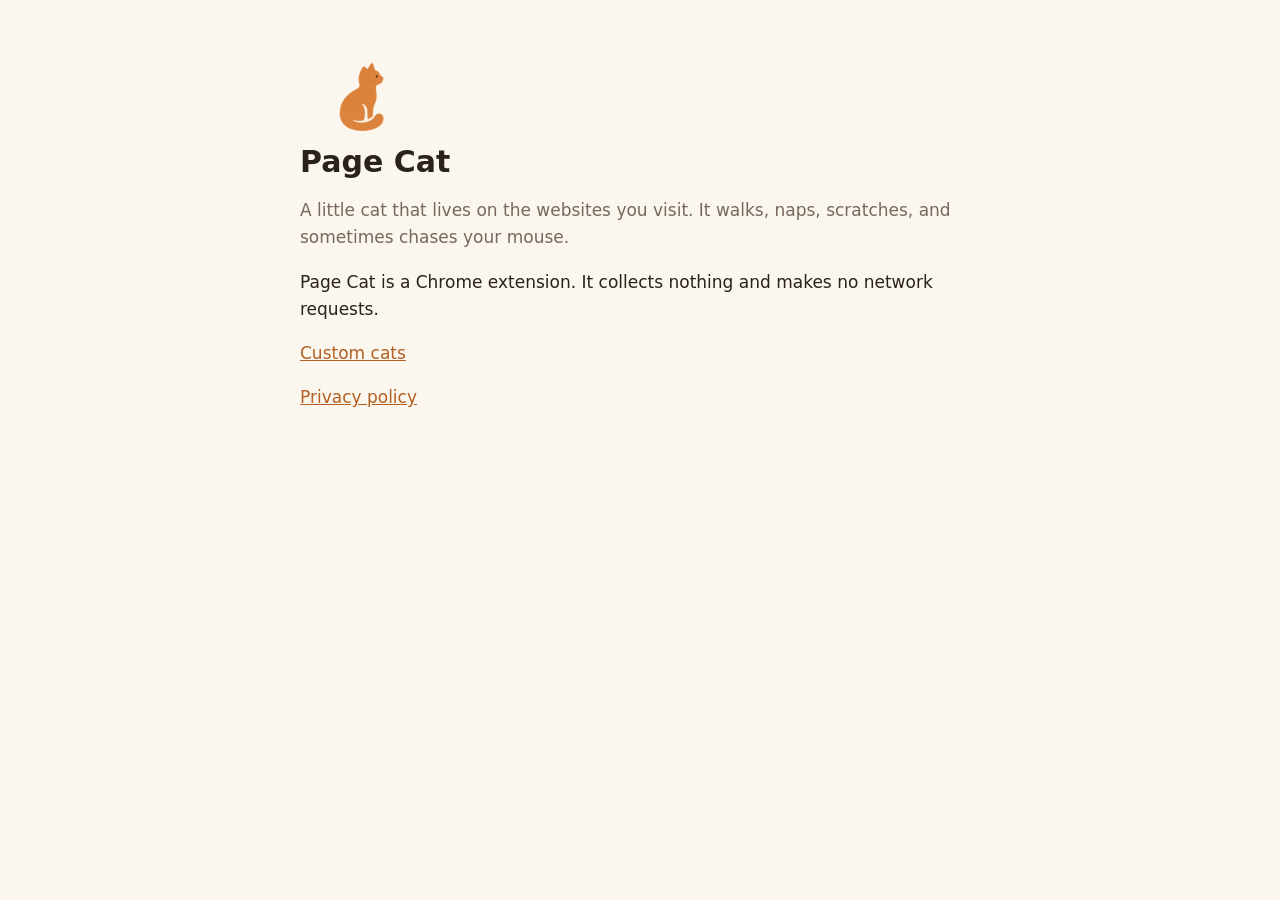
<file: docs/index.html>
<!doctype html>
<html lang="en"><head><meta charset="utf-8"><meta name="viewport" content="width=device-width, initial-scale=1">
<title>Page Cat</title>
<style>
body{margin:0;background:#fbf6ee;color:#2a221c;font:17px/1.6 system-ui,"Segoe UI",sans-serif}
main{max-width:680px;margin:0 auto;padding:40px 20px 60px}
h1{font-size:30px;line-height:1.2;margin:0 0 6px} h2{font-size:19px;margin:28px 0 6px}
code{background:#f0e7da;padding:1px 5px;border-radius:4px;font-size:.9em} a{color:#b45f22}
img{width:96px;height:96px} .muted{color:#76685c}
@media (prefers-color-scheme: dark){body{background:#1b1916;color:#ece6de} code{background:#2c2722} a{color:#eb9a43} .muted{color:#a59a8e}}
</style></head><body><main>
<img src="icon.png" alt="">
<h1>Page Cat</h1>
<p class="muted">A little cat that lives on the websites you visit. It walks, naps, scratches, and sometimes chases your mouse.</p>
<p>Page Cat is a Chrome extension. It collects nothing and makes no network requests.</p>
<p><a href="custom.html">Custom cats</a></p>
<p><a href="privacy.html">Privacy policy</a></p>
</main></body></html>
</file>
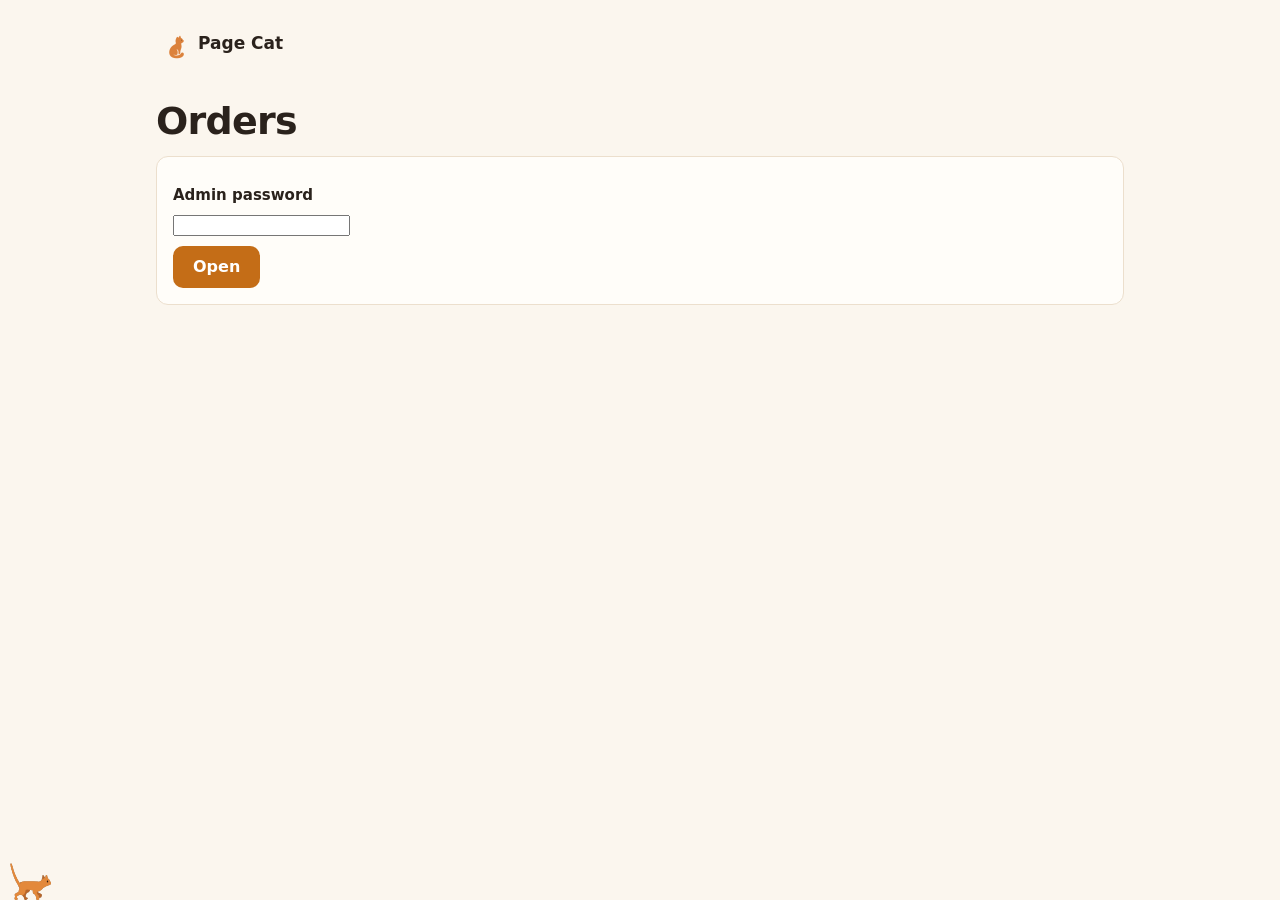
<file: docs/admin.html>
<!doctype html>
<html lang="en">
<head>
<meta charset="utf-8">
<meta name="viewport" content="width=device-width, initial-scale=1">
<meta name="robots" content="noindex, nofollow">
<title>Orders · Page Cat</title>
<link rel="icon" href="icon.png">
<link rel="stylesheet" href="site.css">
<script src="config.js"></script>
<style>
  main { max-width: 1000px; }
  table { width: 100%; border-collapse: collapse; font-size: 15px; }
  th, td { text-align: left; padding: 8px 6px; border-bottom: 1px solid var(--line); vertical-align: top; }
  th { font-size: 13px; color: var(--muted); font-weight: 600; }
  tr.row { cursor: pointer; }
  tr.row:hover td { background: var(--soft); }
  .pill { display: inline-block; font-size: 12px; font-weight: 650; border-radius: 99px; padding: 1px 8px; background: var(--soft); }
  .pill.t { background: var(--err); color: #fff; }
  .bar { display: flex; gap: 10px; flex-wrap: wrap; align-items: center; margin: 12px 0; }
  .bar input[type=text] { flex: 1; min-width: 200px; width: auto; }
  .bar label { white-space: nowrap; }
  .kv { display: grid; grid-template-columns: max-content 1fr; gap: 2px 14px; font-size: 15px; }
  .kv dt { color: var(--muted); } .kv dd { margin: 0; word-break: break-all; }
  .photos { display: flex; gap: 8px; flex-wrap: wrap; margin: 8px 0; }
  .photos img { width: 160px; height: 160px; object-fit: cover; border-radius: 8px; cursor: zoom-in; background: var(--soft); }
  .stage { position: relative; height: 200px; border-radius: 10px; background: var(--stage); margin: 8px 0; }
  .stage .floor { position: absolute; left: 0; right: 0; bottom: 0; height: 14px; background: #e2d3bd; border-radius: 0 0 10px 10px; }
  .ver { border-top: 1px solid var(--line); padding: 8px 0; font-size: 15px; }
  .ver .code { font-size: 11px; max-height: 3.2em; overflow: hidden; margin: 4px 0; }
  pre { font-size: 12px; background: var(--soft); padding: 10px; border-radius: 8px; overflow: auto; max-height: 300px; }
  .tk { background: var(--soft); border-radius: 8px; padding: 10px; margin: 8px 0; }
  .tk.closed { opacity: .6; }
  .actions { display: flex; gap: 8px; flex-wrap: wrap; margin-top: 8px; }
  .btn.sm { padding: 8px 12px; font-size: 14px; }
  .log { font-size: 13px; color: var(--muted); }
  dialog { border: 0; border-radius: 12px; padding: 0; background: transparent; }
  dialog img { max-width: 92vw; max-height: 86vh; display: block; border-radius: 12px; }
  dialog::backdrop { background: rgba(0,0,0,.7); }
</style>
</head>
<body>
<main>
  <a class="top" href="index.html"><img src="icon.png" alt="">Page Cat</a>
  <h1>Orders</h1>

  <form id="login" class="card" hidden>
    <label class="field" for="pw">Admin password</label>
    <input type="password" id="pw" autocomplete="current-password">
    <p class="err" id="loginErr" hidden></p>
    <div class="actions"><button class="btn" type="submit">Open</button></div>
  </form>

  <div id="list" hidden>
    <div class="bar">
      <input type="text" id="q" placeholder="Search order number, email or cat name">
      <label class="small"><input type="checkbox" id="onlyTickets"> Open tickets only</label>
      <label class="small"><input type="checkbox" id="hideUnpaid" checked> Hide unpaid</label>
      <button class="btn quiet sm" type="button" id="logout">Log out</button>
    </div>
    <p class="small" id="summary"></p>
    <table><thead><tr><th>Date</th><th>Order</th><th>Email</th><th>Cats</th><th>Paid</th><th>Status</th></tr></thead><tbody id="rows"></tbody></table>
  </div>

  <div id="detail" hidden></div>
</main>
<dialog id="zoom"><img alt=""></dialog>
<script src="js/order-api.js"></script>
<script src="js/cat.js"></script>
<script>
  const { API, call } = window.orderApi;
  const $ = id => document.getElementById(id);
  let pw = '';
  try { pw = sessionStorage.getItem('pc-admin') || ''; } catch (e) {}
  const auth = () => ({ Authorization: 'Bearer ' + pw });
  const get = path => call(path, undefined, auth());
  const post = (path, body) => call(path, body || {}, auth());
  const fmt = t => t ? new Date(t).toLocaleString(undefined, { dateStyle: 'medium', timeStyle: 'short' }) : '';
  const money = c => c != null ? '$' + (c / 100).toFixed(2) : '';
  function el(tag, cls, text) { const e = document.createElement(tag); if (cls) e.className = cls; if (text != null) e.textContent = text; return e; }
  function btn(text, cls, fn) { const b = el('button', 'btn sm' + (cls ? ' ' + cls : ''), text); b.type = 'button'; b.onclick = fn; return b; }
  async function copy(b, text) { try { await navigator.clipboard.writeText(text); b.textContent = 'Copied'; } catch (e) {} }
  let all = [];

  $('login').onsubmit = async e => {
    e.preventDefault();
    pw = $('pw').value;
    try { await loadList(); try { sessionStorage.setItem('pc-admin', pw); } catch (e) {} }
    catch (ex) { $('loginErr').textContent = ex.message; $('loginErr').hidden = false; }
  };
  $('logout').onclick = () => { try { sessionStorage.removeItem('pc-admin'); } catch (e) {} pw = ''; route(); };

  async function loadList() {
    const d = await get('/api/admin/orders');
    all = d.orders;
    $('login').hidden = true;
    drawList();
  }
  function drawList() {
    const q = $('q').value.toLowerCase().trim();
    const rows = all.filter(o => (!q || o.id.includes(q) || (o.email || '').toLowerCase().includes(q) || (o.names || '').toLowerCase().includes(q))
      && (!$('onlyTickets').checked || o.openTickets > 0) && (!$('hideUnpaid').checked || o.status !== 'unpaid'));
    const paid = all.filter(o => o.status && o.status !== 'unpaid');
    $('summary').textContent = `${paid.length} paid order${paid.length === 1 ? '' : 's'}, ${money(paid.reduce((s, o) => s + (o.amount || 0), 0))} before Stripe fees. ${all.reduce((s, o) => s + (o.openTickets || 0), 0)} open ticket(s).`;
    const tb = $('rows'); tb.replaceChildren();
    for (const o of rows) {
      const tr = el('tr', 'row');
      tr.onclick = () => { location.hash = o.id; };
      tr.append(el('td', '', fmt(o.created)), el('td', '', o.id), el('td', '', o.email || ''), el('td', '', o.names || o.count), el('td', '', o.status === 'unpaid' ? '' : money(o.amount)));
      const st = el('td'); st.append(el('span', 'pill', o.status));
      if (o.openTickets) { st.append(' '); st.append(el('span', 'pill t', `${o.openTickets} ticket${o.openTickets > 1 ? 's' : ''}`)); }
      tr.append(st); tb.append(tr);
    }
    $('list').hidden = false; $('detail').hidden = true;
  }
  for (const id of ['q', 'onlyTickets', 'hideUnpaid']) $(id).oninput = drawList;

  async function photoBlob(id, file) {
    const res = await fetch(`${API}/api/admin/photo/${id}/${file}`, { headers: auth() });
    if (!res.ok) return null;
    return URL.createObjectURL(await res.blob());
  }

  function showCat(key, spec) {
    const d = window.__pageCat; if (!d) return;
    d.setCats([{ id: key, spec }]);
    d.applySettings({ ...d.settings, size: 80, activity: 0.5, moodCycle: false, pattern: 'cat:' + key });
    const floor = document.querySelector(`[data-stage="${key.split('v')[0]}"] .floor`);
    if (floor) d.placeOn(floor, 0.5, 'idle', 2);
  }

  async function loadOrder(id) {
    const d = await get('/api/admin/orders/' + id);
    const o = d.order, box = $('detail');
    box.replaceChildren();
    const back = el('p'); const a = el('a', '', '← All orders'); a.href = '#'; back.append(a); box.append(back);
    box.append(el('h2', '', `Order ${o.id}`));
    const kv = el('dl', 'kv');
    const add = (k, v, href) => { kv.append(el('dt', '', k)); const dd = el('dd'); if (href) { const l = el('a', '', v); l.href = href; l.target = '_blank'; l.rel = 'noopener'; dd.append(l); } else dd.textContent = v; kv.append(dd); };
    add('Ordered', fmt(o.created)); add('Paid', o.paidAt ? `${fmt(o.paidAt)} · ${money(o.amount)}` : 'not paid');
    add('Email', o.email || ''); if (o.buyer) add('Name on payment', o.buyer);
    if (o.paymentIntent) add('Stripe', o.paymentIntent, `https://dashboard.stripe.com/payments/${o.paymentIntent}`);
    add("Customer's page", 'open as customer', d.link);
    const cost = d.cats.reduce((s, c) => s + (c.cost || 0), 0);
    add('Claude cost', '$' + cost.toFixed(2));
    box.append(kv);

    d.cats.forEach((c, i) => box.append(catCard(o, c, i)));
    box.hidden = false; $('list').hidden = true;
    const first = d.cats.findIndex(c => c.versions.length);
    if (first >= 0) showCat(`${first}v${d.cats[first].versions.length - 1}`, d.cats[first].versions[d.cats[first].versions.length - 1].spec);
  }

  function catCard(o, c, i) {
    const card = el('section', 'card');
    const h = el('h2', '', `Cat ${i + 1}: ${c.name}`); h.style.marginTop = '0'; card.append(h);
    card.append(el('p', 'small', `Status: ${c.status} · changes left: ${c.revisionsLeft} · versions: ${c.versions.length} · cost $${(c.cost || 0).toFixed(2)}${c.message ? ' · message: ' + c.message : ''}`));

    const ph = el('div', 'photos');
    if (c.photosKept) for (const p of c.photos) {
      const img = el('img'); img.alt = p.label || 'photo'; img.title = p.label || '';
      photoBlob(o.id, p.file).then(u => { if (u) img.src = u; else img.remove(); });
      img.onclick = () => { $('zoom').querySelector('img').src = img.src; $('zoom').showModal(); };
      ph.append(img);
    } else ph.append(el('p', 'small', 'Photos deleted (older than 30 days).'));
    card.append(ph);
    const stage = el('div', 'stage'); stage.dataset.stage = i; stage.append(el('div', 'floor')); card.append(stage);

    // tickets
    c.tickets.forEach((t, k) => {
      const tk = el('div', 'tk' + (t.closed ? ' closed' : ''));
      tk.append(el('b', '', `Ticket ${k + 1} · ${fmt(t.at)}${t.closed ? ' · closed' : ''}`), el('p', '', t.message));
      if (t.reply) tk.append(el('p', 'small', 'Reply: ' + t.reply));
      if (!t.closed) {
        const ta = el('textarea'); ta.placeholder = 'Note on how it was handled (optional)';
        tk.append(ta, el('div', 'actions'));
        tk.lastChild.append(btn('Close ticket', '', async () => { await post(`/api/admin/orders/${o.id}/cats/${i}/close`, { ticket: k, reply: ta.value }); loadOrder(o.id); }));
      }
      card.append(tk);
    });

    // versions, newest first
    for (let v = c.versions.length - 1; v >= 0; v--) {
      const ver = c.versions[v], row = el('div', 'ver');
      row.append(el('b', '', `Version ${v + 1}`), document.createTextNode(` · ${fmt(ver.at)} · by ${ver.by}${ver.confidence ? ' · confidence ' + ver.confidence : ''}${ver.note ? ` · note: "${ver.note}"` : ''}`));
      row.append(el('p', 'code', ver.code));
      const acts = el('div', 'actions');
      const cb = btn('Copy code', 'quiet', () => copy(cb, ver.code)); acts.append(cb);
      acts.append(btn('Show', 'quiet', () => showCat(`${i}v${v}`, ver.spec)));
      const det = el('details'); det.append(el('summary', 'small', 'Design JSON'), el('pre', '', JSON.stringify(ver.spec, null, 1)));
      row.append(acts, det); card.append(row);
    }

    // fixes
    const fix = el('details'); fix.append(el('summary', '', 'Fix this cat'));
    const note = el('textarea'); note.placeholder = 'Remake with a note, e.g. "Left hind leg is white to the knee."';
    const spec = el('textarea'); spec.placeholder = 'Or paste a design JSON here to add it as a new version'; spec.style.fontFamily = 'monospace';
    const mail = el('label', 'small'); const mailBox = el('input'); mailBox.type = 'checkbox'; mail.append(mailBox, ' Email the customer the new code (needs email set up)');
    const err = el('p', 'err');
    const acts = el('div', 'actions');
    acts.append(btn('Remake with note', '', async () => {
      try { await post(`/api/admin/orders/${o.id}/cats/${i}/remake`, { note: note.value }); loadOrder(o.id); } catch (e) { err.textContent = e.message; }
    }));
    acts.append(btn('Add pasted design', '', async () => {
      let s; try { s = JSON.parse(spec.value); } catch (e) { err.textContent = 'That design JSON does not parse.'; return; }
      try { await post(`/api/admin/orders/${o.id}/cats/${i}/fix`, { spec: s, note: note.value || 'Fixed by hand', email: mailBox.checked }); loadOrder(o.id); } catch (e) { err.textContent = e.message; }
    }));
    acts.append(btn('Give 1 more change', 'quiet', async () => { await post(`/api/admin/orders/${o.id}/cats/${i}/changes`, { add: 1 }); loadOrder(o.id); }));
    fix.append(note, spec, mail, acts, err);
    card.append(fix);

    const log = el('details'); log.append(el('summary', 'small', 'History'));
    for (const e of c.log || []) log.append(el('div', 'log', `${fmt(e.at)} · ${e.what}${e.detail ? ': ' + e.detail : ''}`));
    card.append(log);
    return card;
  }

  async function route() {
    if (!pw) { $('login').hidden = false; $('list').hidden = true; $('detail').hidden = true; return; }
    const id = location.hash.slice(1);
    try {
      if (id) await loadOrder(id);
      else { if (!all.length) await loadList(); else drawList(); }
    } catch (e) {
      if (e.status === 401) { pw = ''; try { sessionStorage.removeItem('pc-admin'); } catch (x) {} route(); return; }
      $('detail').hidden = false; $('detail').textContent = e.message;
    }
  }
  window.onhashchange = route;
  $('zoom').onclick = () => $('zoom').close();
  route();
</script>
</body>
</html>
</file>
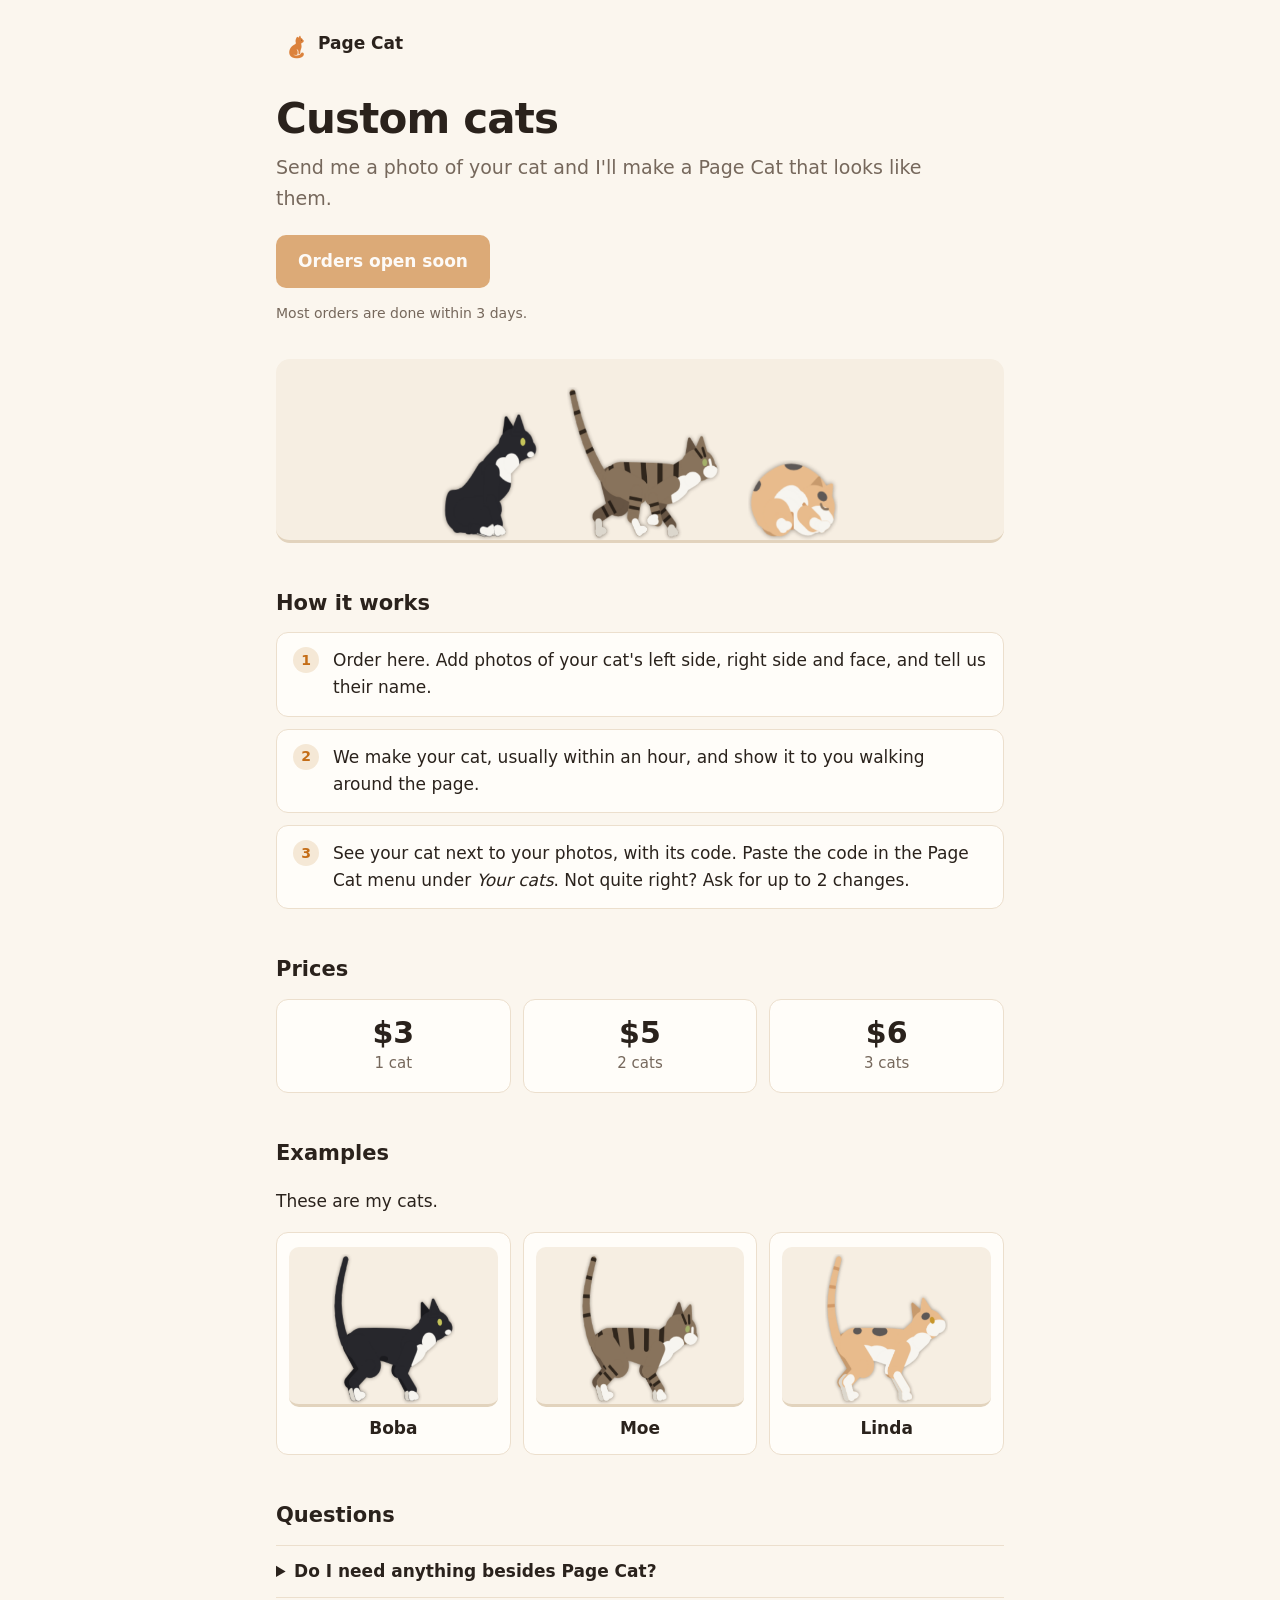
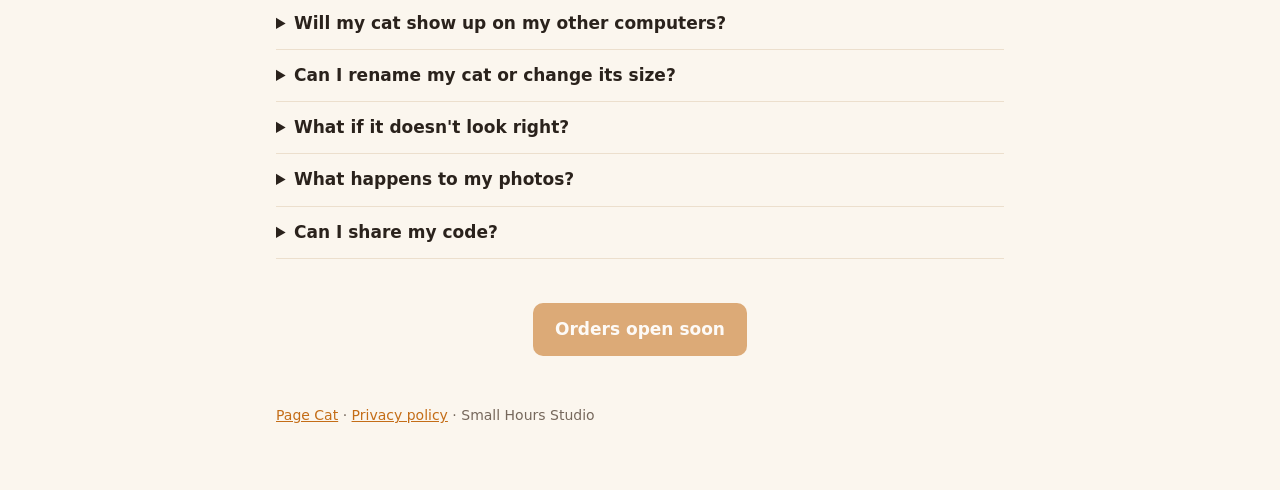
<file: docs/custom.html>
<!doctype html>
<html lang="en">
<head>
<meta charset="utf-8">
<meta name="viewport" content="width=device-width, initial-scale=1">
<title>Custom cats · Page Cat</title>
<meta name="description" content="Send a photo of your cat and get a Page Cat that looks like them.">
<link rel="icon" href="icon.png">
<script src="config.js"></script>
<style>
  :root {
    --bg: #fbf6ee; --fg: #2a221c; --muted: #76685c; --card: #fffdf9; --line: #ecdfcd;
    --accent: #c46d17; --accent-ink: #fff; --soft: #f5e8d6; --stage: #f6eee2;
  }
  @media (prefers-color-scheme: dark) {
    :root { --bg: #1b1916; --fg: #ece6de; --muted: #a59a8e; --card: #24211d; --line: #37312a; --accent: #eb9a43; --accent-ink: #1a1206; --soft: #2c2620; --stage: #efe6d8; }
  }
  * { box-sizing: border-box; }
  body { margin: 0; background: var(--bg); color: var(--fg); font: 17px/1.6 system-ui, "Segoe UI", sans-serif; }
  a { color: var(--accent); }
  main { max-width: 760px; margin: 0 auto; padding: 28px 16px 64px; }
  .top { display: flex; align-items: center; gap: 10px; font-weight: 650; text-decoration: none; color: var(--fg); }
  .top img { width: 32px; height: 32px; }
  h1 { font-size: clamp(30px, 6vw, 42px); line-height: 1.1; margin: 36px 0 10px; letter-spacing: -0.02em; }
  h2 { font-size: 21px; margin: 44px 0 12px; }
  .lede { font-size: 19px; color: var(--muted); margin: 0 0 22px; max-width: 34em; }
  .order { display: inline-block; background: var(--accent); color: var(--accent-ink); font-weight: 650; text-decoration: none; border-radius: 10px; padding: 13px 22px; }
  .order[aria-disabled="true"] { opacity: .55; pointer-events: none; }
  .small { font-size: 14px; color: var(--muted); }
  /* The cats always stand on a light 'page', so dark coats read in dark mode too. */
  .parade { display: flex; align-items: flex-end; justify-content: center; gap: 4%; margin: 34px 0 6px; padding: 28px 16px 0; background: var(--stage); border-radius: 14px; border-bottom: 3px solid #e2d3bd; }
  .parade img { height: auto; display: block; }
  .steps { list-style: none; padding: 0; margin: 0; display: grid; gap: 12px; }
  .steps li { background: var(--card); border: 1px solid var(--line); border-radius: 12px; padding: 14px 16px 14px 56px; position: relative; }
  .steps li::before { counter-increment: step; content: counter(step); position: absolute; left: 16px; top: 14px; width: 26px; height: 26px; border-radius: 50%; background: var(--soft); color: var(--accent); font-weight: 700; display: grid; place-items: center; font-size: 14px; }
  .steps { counter-reset: step; }
  .prices { display: grid; grid-template-columns: repeat(3, 1fr); gap: 12px; }
  .price { background: var(--card); border: 1px solid var(--line); border-radius: 12px; padding: 16px; text-align: center; }
  .price b { display: block; font-size: 30px; line-height: 1.1; }
  .price span { color: var(--muted); font-size: 15px; }
  .examples { display: grid; grid-template-columns: repeat(3, 1fr); gap: 12px; }
  .ex { background: var(--card); border: 1px solid var(--line); border-radius: 12px; padding: 14px 12px 12px; text-align: center; }
  .ex .pic { height: 160px; display: flex; align-items: flex-end; justify-content: center; background: var(--stage); border-radius: 10px; padding-top: 10px; border-bottom: 3px solid #e2d3bd; }
  .ex img { max-height: 150px; max-width: 100%; }
  .ex b { display: block; margin-top: 8px; }
  .ex .pic img { max-width: 88%; }
  .ex span { font-size: 14px; color: var(--muted); }
  details { border-top: 1px solid var(--line); padding: 12px 0; }
  details:last-of-type { border-bottom: 1px solid var(--line); }
  summary { cursor: pointer; font-weight: 600; }
  details p { margin: 8px 0 0; color: var(--muted); }
  .cta { text-align: center; margin-top: 44px; }
  footer { margin-top: 48px; font-size: 14px; color: var(--muted); }
  @media (max-width: 560px) { .prices, .examples { grid-template-columns: 1fr; } .ex .pic { height: 120px; } .ex img { max-height: 120px; } }
</style>
</head>
<body>
<main>
  <a class="top" href="./"><img src="icon.png" alt="">Page Cat</a>

  <h1>Custom cats</h1>
  <p class="lede">Send me a photo of your cat and I'll make a Page Cat that looks like them.</p>
  <a class="order" id="order" href="#" aria-disabled="true">Orders open soon</a>
  <p class="small">Most orders are done within 3 days.</p>

  <div class="parade" aria-hidden="true">
    <img src="cats/boba-sit.png" alt="" style="width:14%">
    <img src="cats/moe-walk.png" alt="" style="width:22%">
    <img src="cats/linda-sleep.png" alt="" style="width:13%">
  </div>

  <h2>How it works</h2>
  <ol class="steps">
    <li>Order here. Add photos of your cat's left side, right side and face, and tell us their name.</li>
    <li>We make your cat, usually within an hour, and show it to you walking around the page.</li>
    <li>See your cat next to your photos, with its code. Paste the code in the Page Cat menu under <i>Your cats</i>. Not quite right? Ask for up to 2 changes.</li>
  </ol>

  <h2>Prices</h2>
  <div class="prices">
    <div class="price"><b>$3</b><span>1 cat</span></div>
    <div class="price"><b>$5</b><span>2 cats</span></div>
    <div class="price"><b>$6</b><span>3 cats</span></div>
  </div>

  <h2>Examples</h2>
  <p>These are my cats.</p>
  <div class="examples">
    <div class="ex"><div class="pic"><img src="cats/boba-stand.png" alt="Boba, a black cat with a white chest and white toes"></div><b>Boba</b></div>
    <div class="ex"><div class="pic"><img src="cats/moe-stand.png" alt="Moe, a brown tabby with a white chest and white paws"></div><b>Moe</b></div>
    <div class="ex"><div class="pic"><img src="cats/linda-stand.png" alt="Linda, a pale orange and white cat with gray patches"></div><b>Linda</b></div>
  </div>

  <h2>Questions</h2>
  <details><summary>Do I need anything besides Page Cat?</summary><p>No. The code goes straight into the extension.</p></details>
  <details><summary>Will my cat show up on my other computers?</summary><p>Yes, if Chrome sync is on.</p></details>
  <details><summary>Can I rename my cat or change its size?</summary><p>Yes, from the Page Cat menu.</p></details>
  <details><summary>What if it doesn't look right?</summary><p>You see your cat before you get the code, and you can ask for up to 2 changes. If it's still not right, email us and we'll refund you.</p></details>
  <details><summary>What happens to my photos?</summary><p>They're used only to make your cat. We keep them for 30 days so you can compare them with your cat, then they're deleted.</p></details>
  <details><summary>Can I share my code?</summary><p>Yes. Anyone with the code can add your cat.</p></details>

  <div class="cta"><a class="order" id="order2" href="#" aria-disabled="true">Orders open soon</a></div>

  <footer><a href="./">Page Cat</a> · <a href="privacy.html">Privacy policy</a> · Small Hours Studio</footer>
</main>
<script>
  // config.js says whether orders are open; until then the buttons stay greyed out.
  if (window.ORDERS_OPEN) for (const id of ['order', 'order2']) {
    const a = document.getElementById(id);
    a.href = 'order.html'; a.textContent = 'Order your cat'; a.removeAttribute('aria-disabled');
  }
</script>
</body>
</html>
</file>
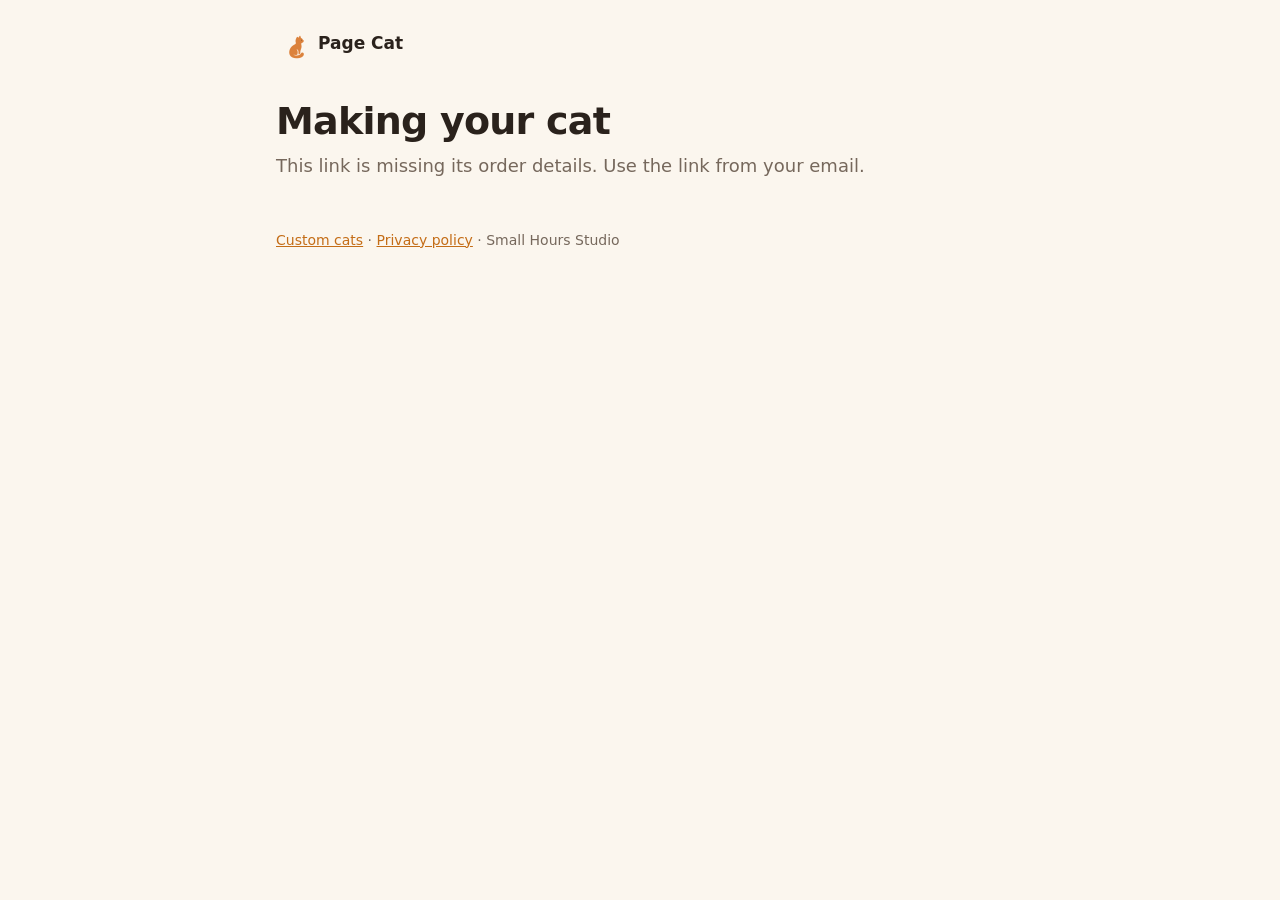
<file: docs/making.html>
<!doctype html>
<html lang="en">
<head>
<meta charset="utf-8">
<meta name="viewport" content="width=device-width, initial-scale=1">
<meta name="robots" content="noindex">
<title>Making your cat · Page Cat</title>
<link rel="icon" href="icon.png">
<link rel="stylesheet" href="site.css">
<script src="config.js"></script>
<style>
  .row { display: flex; align-items: center; gap: 12px; }
  .row b { flex: 1; }
  .state { color: var(--muted); font-size: 15px; }
  .state.done { color: var(--accent); font-weight: 650; }
  .spinner { display: inline-block; width: 16px; height: 16px; border: 2px solid var(--line); border-top-color: var(--accent); border-radius: 50%; animation: spin 1s linear infinite; flex: none; }
  .tick { width: 16px; height: 16px; flex: none; color: var(--accent); font-weight: 700; line-height: 16px; text-align: center; }
  @keyframes spin { to { transform: rotate(360deg); } }
  @media (prefers-reduced-motion: reduce) { .spinner { animation: none; } }
  .bar { height: 6px; border-radius: 3px; background: var(--soft); overflow: hidden; margin-top: 10px; }
  .bar i { display: block; height: 100%; width: 0; background: var(--accent); border-radius: 3px; transition: width 1s linear; }
</style>
</head>
<body>
<main>
  <a class="top" href="custom.html"><img src="icon.png" alt="">Page Cat</a>
  <h1 id="title">Making your cat</h1>
  <p class="lede" id="lede">Loading…</p>
  <div id="cats"></div>
  <p class="small" id="keep" hidden>You can close this page; your cats keep being made. Bookmark it to come back.</p>
  <footer><a href="custom.html">Custom cats</a> · <a href="privacy.html">Privacy policy</a> · Small Hours Studio</footer>
</main>
<script src="js/order-api.js"></script>
<script>
  const { ORDER, KEY, call, link } = window.orderApi;
  const $ = id => document.getElementById(id);
  const started = Date.now();
  const EXPECT = 4 * 60 * 1000; // a cat usually takes a few minutes; the bar is only a rough guide

  async function load() {
    let o;
    try { o = await call(`/api/orders/${ORDER}?key=${encodeURIComponent(KEY)}`); }
    catch (e) { $('lede').textContent = e.message; setTimeout(load, 10000); return; }
    const busy = c => c.status === 'unpaid' || (c.status === 'making' && !c.versions.length);
    // Every cat has something to show (or needs the customer): go to the results page.
    if (o.status !== 'unpaid' && !o.cats.some(busy)) { location.replace(link('status.html')); return; }
    render(o);
    setTimeout(load, o.status === 'unpaid' ? 3000 : 6000);
  }

  function render(o) {
    const n = o.cats.length;
    $('title').textContent = n > 1 ? 'Making your cats' : `Making ${o.cats[0].name}`;
    $('lede').textContent = o.status === 'unpaid'
      ? 'Waiting for your payment to come through…'
      : `Payment received, thank you! We're studying your photos and painting ${n > 1 ? 'each coat' : 'the coat'}. This usually takes a few minutes.`;
    $('keep').hidden = o.status === 'unpaid';
    const box = $('cats');
    box.replaceChildren();
    for (const c of o.cats) {
      const card = document.createElement('div'); card.className = 'card';
      const row = document.createElement('div'); row.className = 'row';
      const done = c.versions.length > 0 || c.status === 'needs_photos' || c.status === 'failed';
      const icon = document.createElement('span'); icon.className = done ? 'tick' : 'spinner'; icon.textContent = done ? '✓' : '';
      const name = document.createElement('b'); name.textContent = c.name;
      const st = document.createElement('span'); st.className = 'state' + (done ? ' done' : '');
      st.textContent = c.status === 'unpaid' ? 'Waiting for payment' : c.versions.length ? 'Ready' : c.status === 'needs_photos' ? 'Needs another photo' : c.status === 'failed' ? 'Hit a snag' : 'Making…';
      row.append(icon, name, st); card.append(row);
      if (!done && c.status === 'making') {
        const bar = document.createElement('div'); bar.className = 'bar';
        const fill = document.createElement('i'); fill.style.width = Math.min(92, 8 + 84 * (Date.now() - started) / EXPECT) + '%';
        bar.append(fill); card.append(bar);
      }
      box.append(card);
    }
  }

  if (!ORDER || !KEY) $('lede').textContent = 'This link is missing its order details. Use the link from your email.';
  else load();
</script>
</body>
</html>
</file>
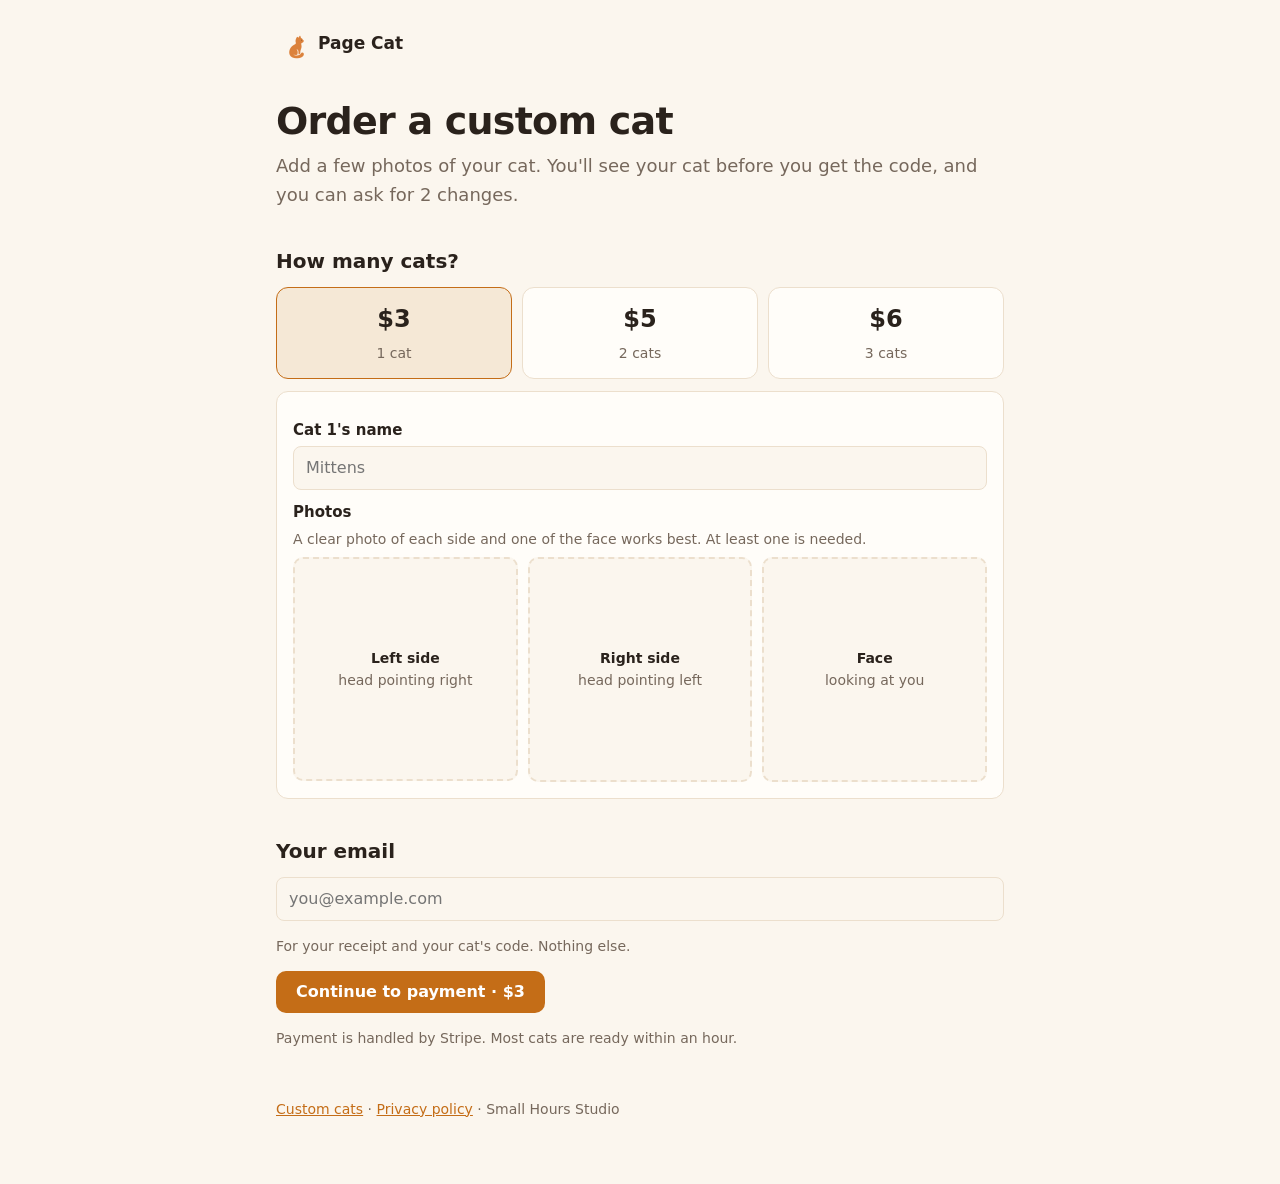
<file: docs/order.html>
<!doctype html>
<html lang="en">
<head>
<meta charset="utf-8">
<meta name="viewport" content="width=device-width, initial-scale=1">
<title>Order a custom cat · Page Cat</title>
<link rel="icon" href="icon.png">
<link rel="stylesheet" href="site.css">
<script src="config.js"></script>
<style>
  .photos { display: grid; grid-template-columns: repeat(3, 1fr); gap: 10px; margin-top: 6px; }
  .slot { position: relative; aspect-ratio: 1; border: 2px dashed var(--line); border-radius: 10px; display: flex; flex-direction: column; align-items: center; justify-content: center; text-align: center; font-size: 14px; color: var(--muted); cursor: pointer; overflow: hidden; background: var(--bg); }
  .slot img { position: absolute; inset: 0; width: 100%; height: 100%; object-fit: cover; }
  .slot input { position: absolute; inset: 0; opacity: 0; cursor: pointer; }
  .slot .x { position: absolute; top: 4px; right: 4px; z-index: 2; background: rgba(0,0,0,.6); color: #fff; border: 0; border-radius: 50%; width: 26px; height: 26px; cursor: pointer; display: none; }
  .slot.has .x { display: block; }
  .slot b { color: var(--fg); }
  @media (max-width: 480px) { .photos { grid-template-columns: 1fr 1fr; } }
</style>
</head>
<body>
<main>
  <a class="top" href="custom.html"><img src="icon.png" alt="">Page Cat</a>
  <h1>Order a custom cat</h1>
  <p class="lede">Add a few photos of your cat. You'll see your cat before you get the code, and you can ask for 2 changes.</p>
  <p class="err" id="cancelled" hidden>Payment was cancelled. Your photos weren't kept; add them again to order.</p>

  <form id="form" novalidate>
    <h2>How many cats?</h2>
    <div class="chips" role="radiogroup" aria-label="How many cats" id="count">
      <div class="chip" role="radio" tabindex="0" data-n="1" aria-checked="true"><b>$3</b><span>1 cat</span></div>
      <div class="chip" role="radio" tabindex="-1" data-n="2" aria-checked="false"><b>$5</b><span>2 cats</span></div>
      <div class="chip" role="radio" tabindex="-1" data-n="3" aria-checked="false"><b>$6</b><span>3 cats</span></div>
    </div>

    <div id="cats"></div>

    <h2>Your email</h2>
    <input type="email" id="email" autocomplete="email" placeholder="you@example.com" required>
    <p class="small">For your receipt and your cat's code. Nothing else.</p>

    <p class="err" id="error" role="alert" hidden></p>
    <button class="btn" type="submit" id="pay">Continue to payment · $3</button>
    <p class="small">Payment is handled by Stripe. Most cats are ready within an hour.</p>
  </form>

  <footer><a href="custom.html">Custom cats</a> · <a href="privacy.html">Privacy policy</a> · Small Hours Studio</footer>
</main>

<template id="catTpl">
  <div class="card">
    <label class="field">Cat <span class="num"></span>'s name</label>
    <input type="text" class="name" maxlength="24" placeholder="Mittens">
    <label class="field">Photos</label>
    <p class="small" style="margin:0">A clear photo of each side and one of the face works best. At least one is needed.</p>
    <div class="photos">
      <label class="slot" data-label="left"><b>Left side</b>head pointing right<input type="file" accept="image/*"><button type="button" class="x" aria-label="Remove photo">×</button></label>
      <label class="slot" data-label="right"><b>Right side</b>head pointing left<input type="file" accept="image/*"><button type="button" class="x" aria-label="Remove photo">×</button></label>
      <label class="slot" data-label="face"><b>Face</b>looking at you<input type="file" accept="image/*"><button type="button" class="x" aria-label="Remove photo">×</button></label>
    </div>
  </div>
</template>

<script>
  // The order service. ?api=http://localhost:8787 points the page at a local copy for testing.
  // ?api= is for local testing only, so a crafted link can't send orders anywhere else
  const testApi = new URLSearchParams(location.search).get('api') || '';
  const API = /^http:\/\/(127\.0\.0\.1|localhost)(:\d+)?$/.test(testApi) ? testApi : window.ORDER_API;
  const PRICES = ['$3', '$5', '$6'];
  const $ = id => document.getElementById(id);
  let count = 1;
  const photos = []; // photos[cat][label] = Blob

  if (new URLSearchParams(location.search).has('cancelled')) $('cancelled').hidden = false;

  function renderCats() {
    const box = $('cats');
    while (box.children.length > count) box.lastElementChild.remove();
    while (box.children.length < count) {
      const i = box.children.length, el = $('catTpl').content.firstElementChild.cloneNode(true);
      el.querySelector('.num').textContent = i + 1;
      photos[i] = photos[i] || {};
      for (const slot of el.querySelectorAll('.slot')) {
        const label = slot.dataset.label, input = slot.querySelector('input');
        input.addEventListener('change', async () => {
          const f = input.files[0];
          if (!f) return;
          photos[i][label] = await shrink(f);
          let img = slot.querySelector('img');
          if (!img) { img = document.createElement('img'); img.alt = ''; slot.prepend(img); }
          img.src = URL.createObjectURL(photos[i][label]);
          slot.classList.add('has');
        });
        slot.querySelector('.x').addEventListener('click', e => {
          e.preventDefault();
          delete photos[i][label]; input.value = '';
          const img = slot.querySelector('img'); if (img) img.remove();
          slot.classList.remove('has');
        });
      }
      box.append(el);
    }
    $('pay').textContent = `Continue to payment · ${PRICES[count - 1]}`;
  }

  // Phone photos are large; send a 1600px JPEG instead (plenty for the cat maker, quick to upload).
  async function shrink(file) {
    const bmp = await createImageBitmap(file, { imageOrientation: 'from-image' }).catch(() => null);
    if (!bmp) return file;
    const k = Math.min(1, 1600 / Math.max(bmp.width, bmp.height));
    const c = document.createElement('canvas');
    c.width = Math.round(bmp.width * k); c.height = Math.round(bmp.height * k);
    c.getContext('2d').drawImage(bmp, 0, 0, c.width, c.height);
    return await new Promise(res => c.toBlob(res, 'image/jpeg', 0.88));
  }

  for (const chip of $('count').children) {
    const pick = () => {
      count = +chip.dataset.n;
      for (const c of $('count').children) { c.setAttribute('aria-checked', String(c === chip)); c.tabIndex = c === chip ? 0 : -1; }
      renderCats();
    };
    chip.addEventListener('click', pick);
    chip.addEventListener('keydown', e => { if (e.key === ' ' || e.key === 'Enter') { e.preventDefault(); pick(); } });
  }
  renderCats();

  $('form').addEventListener('submit', async e => {
    e.preventDefault();
    const err = msg => { $('error').textContent = msg; $('error').hidden = !msg; };
    err('');
    const names = [...document.querySelectorAll('#cats .name')].map(x => x.value.trim());
    for (let i = 0; i < count; i++) {
      if (!names[i]) return err(`Please give cat ${i + 1} a name.`);
      if (!Object.keys(photos[i] || {}).length) return err(`Please add at least one photo of ${names[i]}.`);
    }
    const email = $('email').value.trim();
    if (!/^[^@\s]+@[^@\s]+\.[^@\s]+$/.test(email)) return err('Please enter a valid email address.');
    const fd = new FormData();
    fd.append('email', email);
    fd.append('cats', JSON.stringify(names.slice(0, count).map(name => ({ name }))));
    for (let i = 0; i < count; i++) for (const [label, blob] of Object.entries(photos[i])) fd.append(`cat${i}_${label}`, blob, `${label}.jpg`);
    $('pay').disabled = true; $('pay').textContent = 'Uploading photos…';
    try {
      const res = await fetch(API + '/api/orders', { method: 'POST', body: fd });
      const data = await res.json();
      if (!res.ok) throw new Error(data.error || 'Something went wrong. Please try again.');
      location.href = data.url;
    } catch (ex) {
      err(ex.message.includes('fetch') ? 'Could not reach the order service. Check your connection and try again.' : ex.message);
      $('pay').disabled = false; renderCats();
    }
  });
</script>
</body>
</html>
</file>
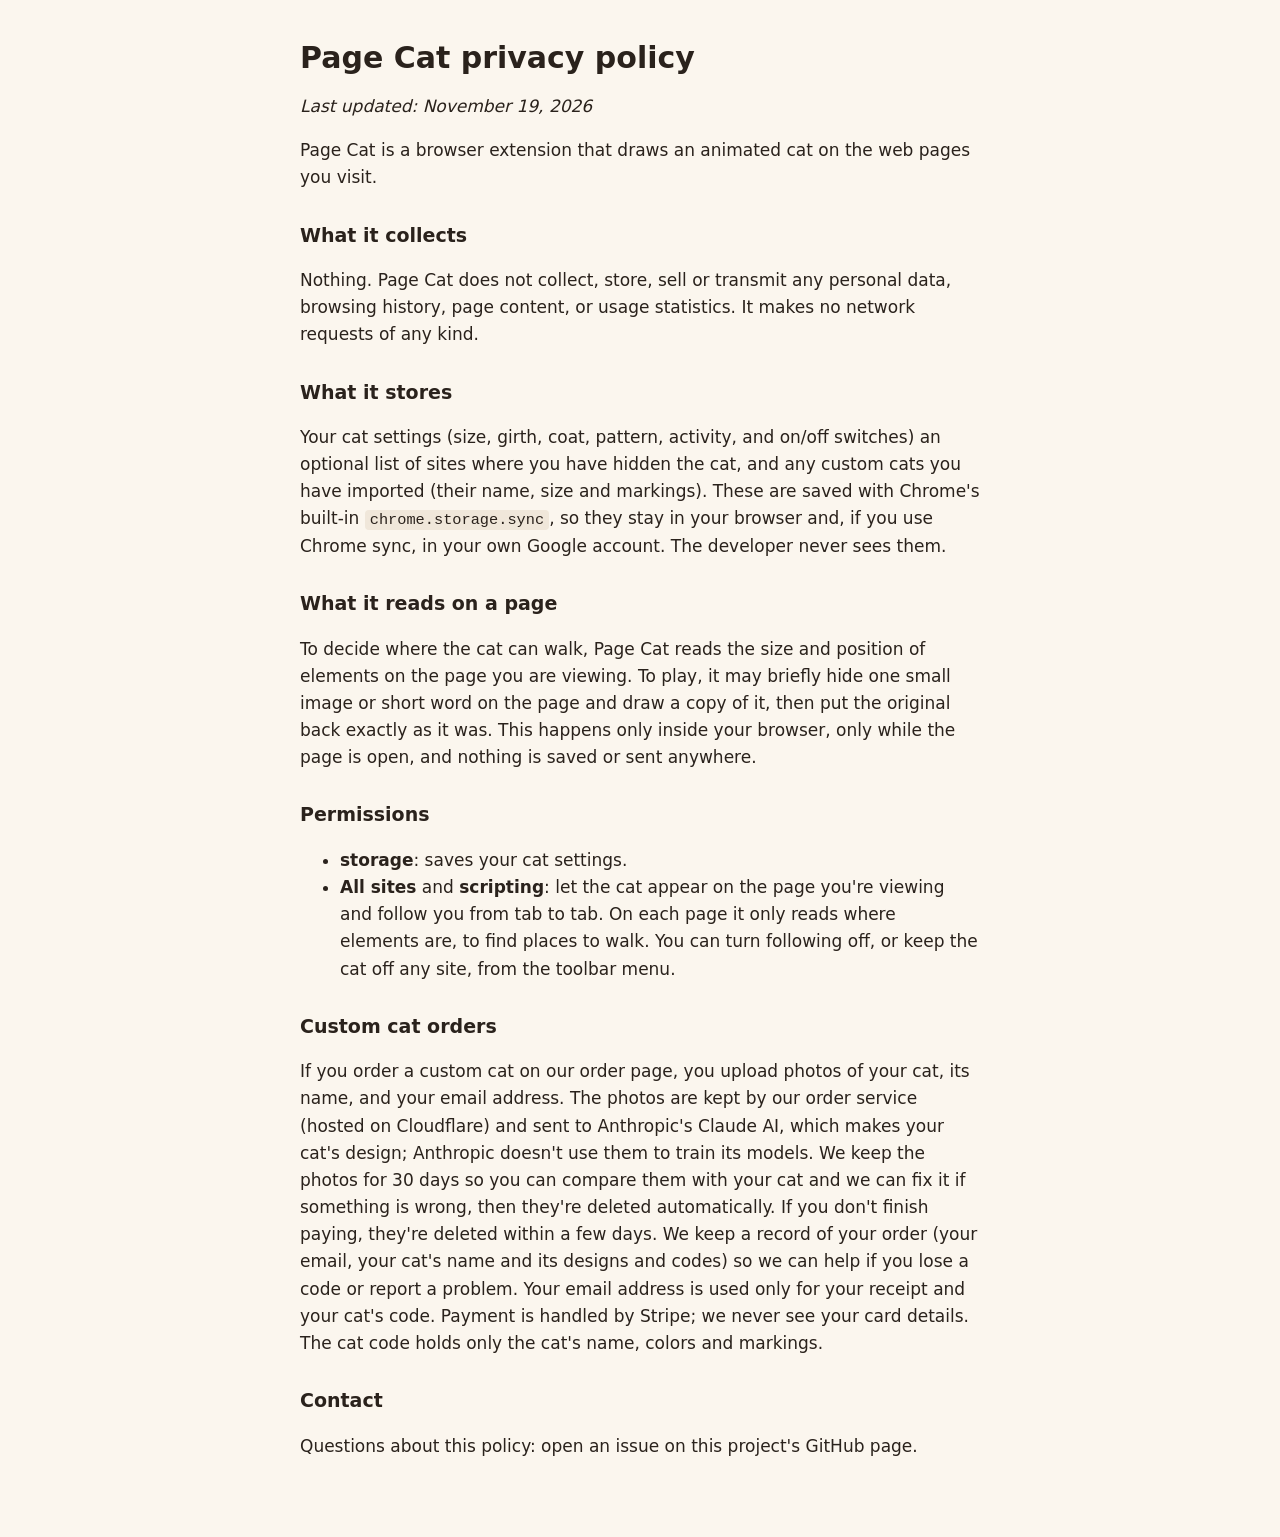
<file: docs/privacy.html>
<!doctype html>
<html lang="en"><head><meta charset="utf-8"><meta name="viewport" content="width=device-width, initial-scale=1">
<title>Page Cat privacy policy</title>
<style>
body{margin:0;background:#fbf6ee;color:#2a221c;font:17px/1.6 system-ui,"Segoe UI",sans-serif}
main{max-width:680px;margin:0 auto;padding:40px 20px 60px}
h1{font-size:30px;line-height:1.2;margin:0 0 6px} h2{font-size:19px;margin:28px 0 6px}
code{background:#f0e7da;padding:1px 5px;border-radius:4px;font-size:.9em} a{color:#b45f22}
img{width:96px;height:96px} .muted{color:#76685c}
@media (prefers-color-scheme: dark){body{background:#1b1916;color:#ece6de} code{background:#2c2722} a{color:#eb9a43} .muted{color:#a59a8e}}
</style></head><body><main>
<h1>Page Cat privacy policy</h1>
<p><em>Last updated: November 19, 2026</em></p>
<p>Page Cat is a browser extension that draws an animated cat on the web pages you visit.</p>
<h2>What it collects</h2>
<p>Nothing. Page Cat does not collect, store, sell or transmit any personal data, browsing history, page content, or usage statistics. It makes no network requests of any kind.</p>
<h2>What it stores</h2>
<p>Your cat settings (size, girth, coat, pattern, activity, and on/off switches) an optional list of sites where you have hidden the cat, and any custom cats you have imported (their name, size and markings). These are saved with Chrome&#x27;s built-in <code>chrome.storage.sync</code>, so they stay in your browser and, if you use Chrome sync, in your own Google account. The developer never sees them.</p>
<h2>What it reads on a page</h2>
<p>To decide where the cat can walk, Page Cat reads the size and position of elements on the page you are viewing. To play, it may briefly hide one small image or short word on the page and draw a copy of it, then put the original back exactly as it was. This happens only inside your browser, only while the page is open, and nothing is saved or sent anywhere.</p>
<h2>Permissions</h2>
<ul>
<li><strong>storage</strong>: saves your cat settings.</li>
<li><strong>All sites</strong> and <strong>scripting</strong>: let the cat appear on the page you&#x27;re viewing and follow you from tab to tab. On each page it only reads where elements are, to find places to walk. You can turn following off, or keep the cat off any site, from the toolbar menu.</li>
</ul>
<h2>Custom cat orders</h2>
<p>If you order a custom cat on our order page, you upload photos of your cat, its name, and your email address. The photos are kept by our order service (hosted on Cloudflare) and sent to Anthropic's Claude AI, which makes your cat's design; Anthropic doesn't use them to train its models. We keep the photos for 30 days so you can compare them with your cat and we can fix it if something is wrong, then they're deleted automatically. If you don't finish paying, they're deleted within a few days. We keep a record of your order (your email, your cat's name and its designs and codes) so we can help if you lose a code or report a problem. Your email address is used only for your receipt and your cat's code. Payment is handled by Stripe; we never see your card details. The cat code holds only the cat's name, colors and markings.</p>
<h2>Contact</h2>
<p>Questions about this policy: open an issue on this project&#x27;s GitHub page.</p>
</main></body></html>
</file>
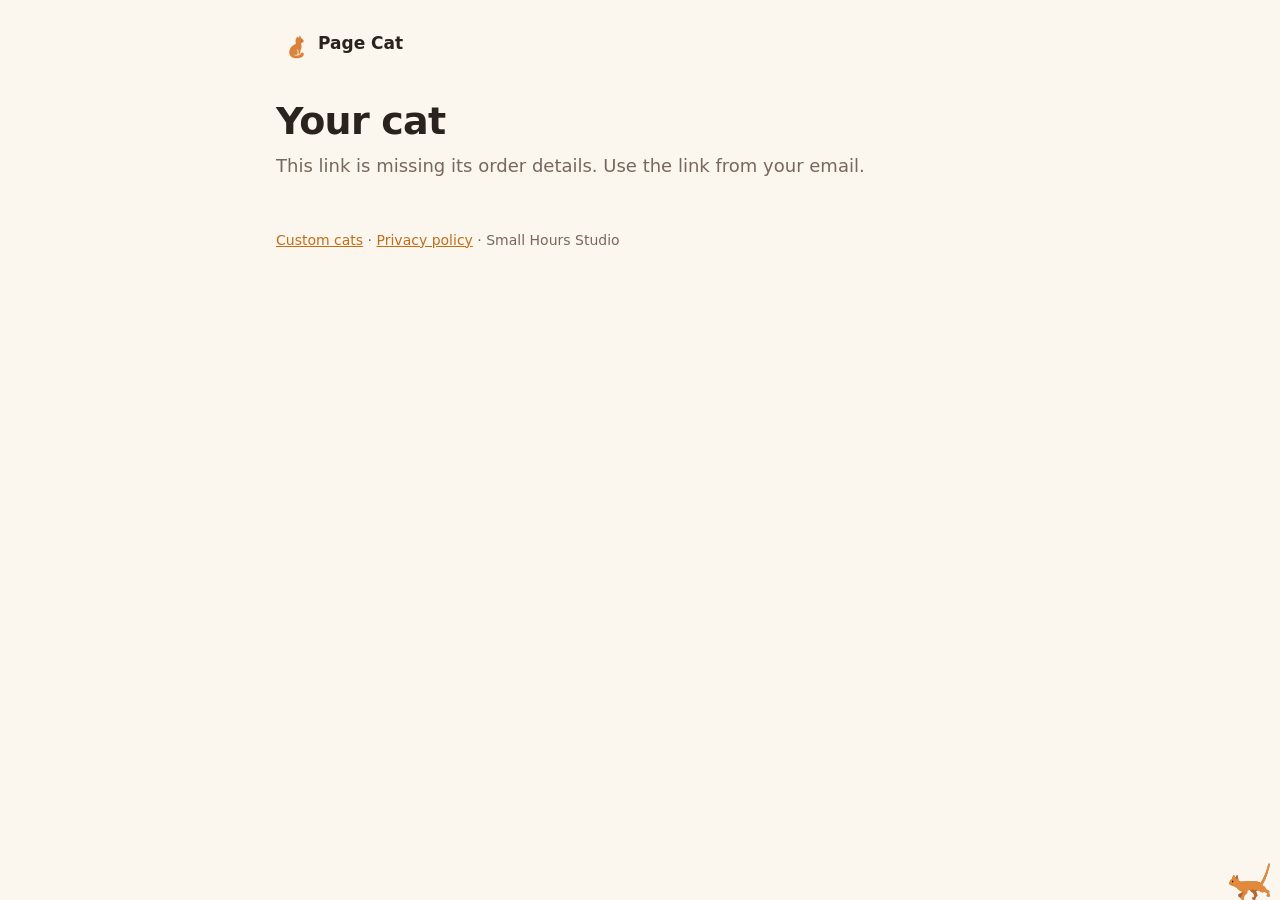
<file: docs/status.html>
<!doctype html>
<html lang="en">
<head>
<meta charset="utf-8">
<meta name="viewport" content="width=device-width, initial-scale=1">
<meta name="robots" content="noindex">
<title>Your cat · Page Cat</title>
<link rel="icon" href="icon.png">
<link rel="stylesheet" href="site.css">
<script src="config.js"></script>
<style>
  .cat h2 { margin: 0 0 2px; font-size: 22px; }
  .compare { display: grid; grid-template-columns: 1fr 1.35fr; gap: 14px; margin: 14px 0 6px; align-items: start; }
  .compare h3 { margin: 0 0 6px; font-size: 14px; color: var(--muted); font-weight: 600; text-transform: uppercase; letter-spacing: .04em; }
  .photos { display: grid; grid-template-columns: 1fr 1fr; gap: 6px; }
  .photos figure { margin: 0; }
  .photos img { width: 100%; aspect-ratio: 1; object-fit: cover; border-radius: 8px; display: block; background: var(--soft); cursor: zoom-in; }
  .photos figcaption { font-size: 12px; color: var(--muted); text-align: center; }
  .photos.one { grid-template-columns: 1fr; }
  .stage { position: relative; height: 220px; border-radius: 10px; background: var(--stage); }
  .stage .floor { position: absolute; left: 0; right: 0; bottom: 0; height: 14px; background: #e2d3bd; border-radius: 0 0 10px 10px; }
  .stage .show { color: #2a221c; border-color: #cdbba3; position: absolute; inset: 0; margin: auto; height: fit-content; width: fit-content; }
  .actions { display: flex; gap: 10px; flex-wrap: wrap; margin-top: 12px; }
  .spinner { display: inline-block; width: 14px; height: 14px; border: 2px solid var(--line); border-top-color: var(--accent); border-radius: 50%; animation: spin 1s linear infinite; vertical-align: -2px; margin-right: 6px; }
  @keyframes spin { to { transform: rotate(360deg); } }
  @media (prefers-reduced-motion: reduce) { .spinner { animation: none; } }
  .note { background: var(--soft); border-radius: 8px; padding: 10px 12px; margin: 10px 0; font-size: 15px; }
  details { margin-top: 14px; }
  summary { cursor: pointer; font-weight: 600; font-size: 15px; }
  .ver { border-top: 1px solid var(--line); padding: 10px 0; font-size: 15px; }
  .ver .code { font-size: 11px; max-height: 3.2em; overflow: hidden; }
  .linkbtn { background: none; border: 0; padding: 0; color: var(--accent); font: inherit; cursor: pointer; text-decoration: underline; }
  .photos-in { display: flex; gap: 8px; flex-wrap: wrap; margin: 8px 0; }
  dialog { border: 0; border-radius: 12px; padding: 0; max-width: 92vw; background: transparent; }
  dialog img { max-width: 92vw; max-height: 86vh; display: block; border-radius: 12px; }
  dialog::backdrop { background: rgba(0,0,0,.7); }
  @media (max-width: 560px) { .compare { grid-template-columns: 1fr; } }
</style>
</head>
<body>
<main>
  <a class="top" href="custom.html"><img src="icon.png" alt="">Page Cat</a>
  <h1 id="title">Your cat</h1>
  <p class="lede" id="lede">Loading…</p>
  <div id="cats"></div>
  <p class="small" id="keep" hidden>Keep this page's link: it's how you get back to your cats and their codes.</p>
  <footer><a href="custom.html">Custom cats</a> · <a href="privacy.html">Privacy policy</a> · Small Hours Studio</footer>
</main>
<dialog id="zoom"><img alt=""></dialog>
<script src="js/order-api.js"></script>
<script src="js/cat.js"></script>
<script>
  const { ORDER, KEY, call, link, photoUrl } = window.orderApi;
  const $ = id => document.getElementById(id);
  let order = null, last = '', timer = 0;
  let showing = null; // { cat, version } walking on the page right now
  const open = new Set(); // forms the customer has open, so a refresh doesn't wipe what they typed

  // The cat walking on this page is the real Page Cat, drawn with the customer's design.
  function showCat(i, v) {
    if (!order) return;
    const d = window.__pageCat, spec = order.cats[i].versions[v] && order.cats[i].versions[v].spec;
    if (!d || !spec) return;
    d.setCats([{ id: `c${i}v${v}`, spec }]);
    d.applySettings({ ...d.settings, size: 80, activity: 0.5, moodCycle: false, pattern: `cat:c${i}v${v}` });
    showing = { cat: i, version: v };
    placeOnStage();
  }
  function placeOnStage() {
    const d = window.__pageCat, floor = showing && document.querySelector(`[data-stage="${showing.cat}"] .floor`);
    if (d && floor) d.placeOn(floor, 0.5, 'idle', 2);
  }

  async function load() {
    clearTimeout(timer);
    let o;
    try { o = await call(`/api/orders/${ORDER}?key=${encodeURIComponent(KEY)}`); }
    catch (e) { $('lede').textContent = e.message; return; }
    // Still waiting for the first design of every cat: the making page is the place to wait.
    if (o.status === 'unpaid' || o.cats.every(c => !c.versions.length && (c.status === 'making' || c.status === 'unpaid'))) { location.replace(link('making.html')); return; }
    order = o;
    const sig = JSON.stringify(o);
    if (sig !== last) { last = sig; render(); }
    if (o.cats.some(c => c.status === 'making')) timer = setTimeout(load, 6000);
  }

  function el(tag, cls, text) { const e = document.createElement(tag); if (cls) e.className = cls; if (text != null) e.textContent = text; return e; }
  function btn(text, cls, fn) { const b = el('button', 'btn' + (cls ? ' ' + cls : ''), text); b.type = 'button'; b.onclick = fn; return b; }
  function alertIn(box, msg) { let a = box.querySelector(':scope > .err'); if (!a) { a = el('p', 'err'); a.setAttribute('role', 'alert'); box.append(a); } a.textContent = msg; }
  async function copy(b, text) { try { await navigator.clipboard.writeText(text); b.textContent = 'Copied'; } catch (e) { b.textContent = 'Select and copy the code above'; } }

  function render() {
    const o = order, many = o.cats.length > 1;
    $('title').textContent = many ? 'Your cats' : o.cats[0].name;
    $('lede').textContent = `Here's ${many ? 'each cat' : o.cats[0].name} next to your photos, with ${many ? 'their codes' : 'the code'}. If something's off, ask for a change.`;
    $('keep').hidden = false;
    // which design walks around: the first cat's newest, or the newest after a change arrives
    let want = showing;
    if (!showing || !o.cats[showing.cat].versions[showing.version]) {
      const first = o.cats.findIndex(c => c.versions.length);
      want = first >= 0 ? { cat: first, version: o.cats[first].versions.length - 1 } : null;
    } else if (showing.version !== o.cats[showing.cat].versions.length - 1 && !open.has('older' + showing.cat)) {
      want = { cat: showing.cat, version: o.cats[showing.cat].versions.length - 1 };
    }
    const changed = want && (!showing || want.cat !== showing.cat || want.version !== showing.version);
    if (want) showing = want;
    const box = $('cats');
    box.replaceChildren();
    o.cats.forEach((c, i) => box.append(catCard(c, i)));
    if (changed) showCat(want.cat, want.version); else placeOnStage();
    for (const k of open) { const f = document.getElementById(k); if (f && f.tagName === 'DETAILS') f.open = true; }
  }

  function catCard(c, i) {
    const card = el('section', 'card cat');
    card.append(el('h2', '', c.name));
    const nv = c.versions.length, cur = c.versions[nv - 1];

    if (!nv) {
      const p = el('p');
      if (c.status === 'making') { p.innerHTML = '<span class="spinner"></span>'; p.append(`Making ${c.name}. This usually takes a few minutes.`); }
      else if (c.status === 'needs_photos') { p.textContent = c.message || `We couldn't make out ${c.name}'s coat. Please add clearer photos.`; card.append(p); photoForm(card, i); return card; }
      else p.textContent = c.message || 'Something went wrong. We have been told and will email you.';
      card.append(p);
      return card;
    }

    const sub = el('p', 'small', nv > 1 ? `Version ${nv} · ${why(cur)}` : 'First version');
    sub.style.margin = '0'; card.append(sub);

    // photo next to the cat
    const cmp = el('div', 'compare');
    const left = el('div'); left.append(el('h3', '', 'Your photos'));
    const grid = el('div', 'photos' + (c.photos.length === 1 ? ' one' : ''));
    if (c.photos.length) for (const ph of c.photos) {
      const fig = el('figure'), img = el('img'); img.alt = `${c.name}, ${ph.label || 'photo'}`; img.loading = 'lazy'; img.src = photoUrl(ph.file);
      img.onclick = () => { $('zoom').querySelector('img').src = img.src; $('zoom').showModal(); };
      img.onerror = () => fig.remove();
      fig.append(img, el('figcaption', '', ph.label || '')); grid.append(fig);
    } else grid.append(el('p', 'small', 'Photos are deleted 30 days after ordering.'));
    left.append(grid);
    const right = el('div');
    const onStage = showing && showing.cat === i;
    right.append(el('h3', '', onStage && showing.version !== nv - 1 ? `Your Page Cat (version ${showing.version + 1})` : 'Your Page Cat'));
    const stage = el('div', 'stage'); stage.dataset.stage = i; stage.append(el('div', 'floor'));
    if (!onStage) stage.append(btn(`Show ${c.name} here`, 'quiet show', () => { showCat(i, nv - 1); render(); }));
    right.append(stage);
    right.append(el('p', 'small', onStage ? `${c.name} walks around the whole page. Watch both sides as they turn.` : ''));
    cmp.append(left, right); card.append(cmp);

    if (c.status === 'making') {
      const p = el('p', 'note'); p.innerHTML = '<span class="spinner"></span>';
      p.append(`Making your change${c.pendingNote ? `: "${c.pendingNote}"` : ''}. This takes a few minutes; the code below still works.`);
      card.append(p);
    } else if (c.message) card.append(el('p', 'note', c.message));

    // the code
    card.append(el('label', 'field', nv > 1 ? 'Code (newest version)' : 'Code'));
    const code = el('p', 'code', cur.code); card.append(code);
    const acts = el('div', 'actions');
    const cp = btn('Copy code', '', () => copy(cp, cur.code)); acts.append(cp);
    if (c.status === 'ready' && c.revisionsLeft > 0)
      acts.append(btn(`Ask for a change (${c.revisionsLeft} left)`, 'quiet', () => { open.add('change' + i); render(); }));
    card.append(acts);
    card.append(el('p', 'small', 'To add your cat: click the Page Cat button in your Chrome toolbar, paste the code under "Your cats", and click Import.'));
    if (open.has('change' + i) && c.status === 'ready' && c.revisionsLeft > 0) changeForm(card, c, i);
    if (c.status === 'ready' && c.revisionsLeft < 1 && o_changesClosedNote(c)) card.append(el('p', 'small', o_changesClosedNote(c)));

    // earlier versions
    if (nv > 1) {
      const det = el('details'); det.id = 'older' + i;
      det.ontoggle = () => det.open ? open.add(det.id) : open.delete(det.id);
      det.append(el('summary', '', `Earlier versions (${nv - 1})`));
      for (let v = nv - 2; v >= 0; v--) {
        const row = el('div', 'ver');
        const vv = c.versions[v];
        row.append(el('div', '', `Version ${v + 1}${v ? ' · ' + why(vv) : ''}`));
        row.append(el('p', 'code', vv.code));
        const a = el('div', 'actions'); a.style.marginTop = '4px';
        const b = btn('Copy this code', 'quiet', () => copy(b, vv.code)); a.append(b);
        a.append(btn(showing && showing.cat === i && showing.version === v ? 'Showing' : 'Show this version', 'quiet', () => { showCat(i, v); render(); }));
        row.append(a); det.append(row);
      }
      card.append(det);
    }

    // problems after changes run out
    const rep = el('p', 'small');
    if (c.openTickets) rep.textContent = "We've got your message about this cat and will get back to you by email.";
    else { const l = el('button', 'linkbtn', 'Report a problem'); l.type = 'button'; l.onclick = () => { open.add('ticket' + i); render(); }; rep.append('Something wrong we can\'t fix with a change? ', l); }
    card.append(rep);
    if (open.has('ticket' + i) && !c.openTickets) ticketForm(card, i);
    return card;
  }

  function why(v) { return v.by === 'customer' && v.note ? `after your change: "${v.note}"` : 'updated by us'; }

  function o_changesClosedNote(c) {
    return order.changesOpen ? "You've used both changes. If it still isn't right, report a problem and we'll fix it by hand."
      : 'Changes are closed for this order. If something is wrong, report a problem.';
  }

  function changeForm(card, c, i) {
    const lab = el('label', 'field', 'What should change?');
    const ta = el('textarea'); ta.maxLength = 600; ta.id = 'note' + i; lab.htmlFor = ta.id;
    ta.placeholder = 'e.g. Her left ear is black, and her back paws are white up to the ankle.';
    ta.value = sessionStorageGet('note' + i); ta.oninput = () => sessionStorageSet('note' + i, ta.value);
    const acts = el('div', 'actions');
    const send = btn('Send change', '', async () => {
      send.disabled = true;
      try { await call(`/api/orders/${ORDER}/revise`, { key: KEY, cat: i, note: ta.value }); open.delete('change' + i); sessionStorageSet('note' + i, ''); await load(); }
      catch (e) { alertIn(card, e.message); send.disabled = false; }
    });
    acts.append(send, btn('Cancel', 'quiet', () => { open.delete('change' + i); render(); }));
    card.append(lab, ta, el('p', 'small', `Be specific: which side, which leg, what colour. You have ${c.revisionsLeft} change${c.revisionsLeft > 1 ? 's' : ''} left.`), acts);
    ta.focus();
  }

  function ticketForm(card, i) {
    const lab = el('label', 'field', "What's wrong?");
    const ta = el('textarea'); ta.maxLength = 1500; ta.id = 'ticket' + i + 'text'; lab.htmlFor = ta.id;
    ta.value = sessionStorageGet('ticket' + i); ta.oninput = () => sessionStorageSet('ticket' + i, ta.value);
    const acts = el('div', 'actions');
    const send = btn('Send', '', async () => {
      send.disabled = true;
      try { await call(`/api/orders/${ORDER}/ticket`, { key: KEY, cat: i, message: ta.value }); open.delete('ticket' + i); sessionStorageSet('ticket' + i, ''); await load(); }
      catch (e) { alertIn(card, e.message); send.disabled = false; }
    });
    acts.append(send, btn('Cancel', 'quiet', () => { open.delete('ticket' + i); render(); }));
    card.append(lab, ta, el('p', 'small', "We'll look at your photos and your cat and reply by email."), acts);
    ta.focus();
  }

  function photoForm(card, i) {
    const wrap = el('div', 'photos-in');
    const inputs = {};
    for (const [label, text] of [['left', 'Left side'], ['right', 'Right side'], ['face', 'Face']]) {
      const l = el('label', 'small', text + ' ');
      const inp = el('input'); inp.type = 'file'; inp.accept = 'image/*'; inputs[label] = inp;
      l.append(inp); wrap.append(l);
    }
    const send = btn('Send photos', '', async () => {
      const fd = new FormData(); fd.append('key', KEY); fd.append('cat', i);
      let n = 0;
      for (const [label, inp] of Object.entries(inputs)) if (inp.files[0]) { fd.append('photo_' + label, inp.files[0]); n++; }
      if (!n) return alertIn(card, 'Add at least one photo.');
      send.disabled = true;
      const res = await fetch(`${window.orderApi.API}/api/orders/${ORDER}/photos`, { method: 'POST', body: fd }).catch(() => null);
      const data = res ? await res.json().catch(() => ({})) : {};
      if (!res || !res.ok) { alertIn(card, data.error || 'Upload failed.'); send.disabled = false; return; }
      location.replace(link('making.html'));
    });
    card.append(wrap, send);
  }

  function sessionStorageGet(k) { try { return sessionStorage.getItem('pc-' + ORDER + k) || ''; } catch (e) { return ''; } }
  function sessionStorageSet(k, v) { try { sessionStorage.setItem('pc-' + ORDER + k, v); } catch (e) {} }

  $('zoom').onclick = () => $('zoom').close();
  if (!ORDER || !KEY) $('lede').textContent = 'This link is missing its order details. Use the link from your email.';
  else load();
</script>
</body>
</html>
</file>
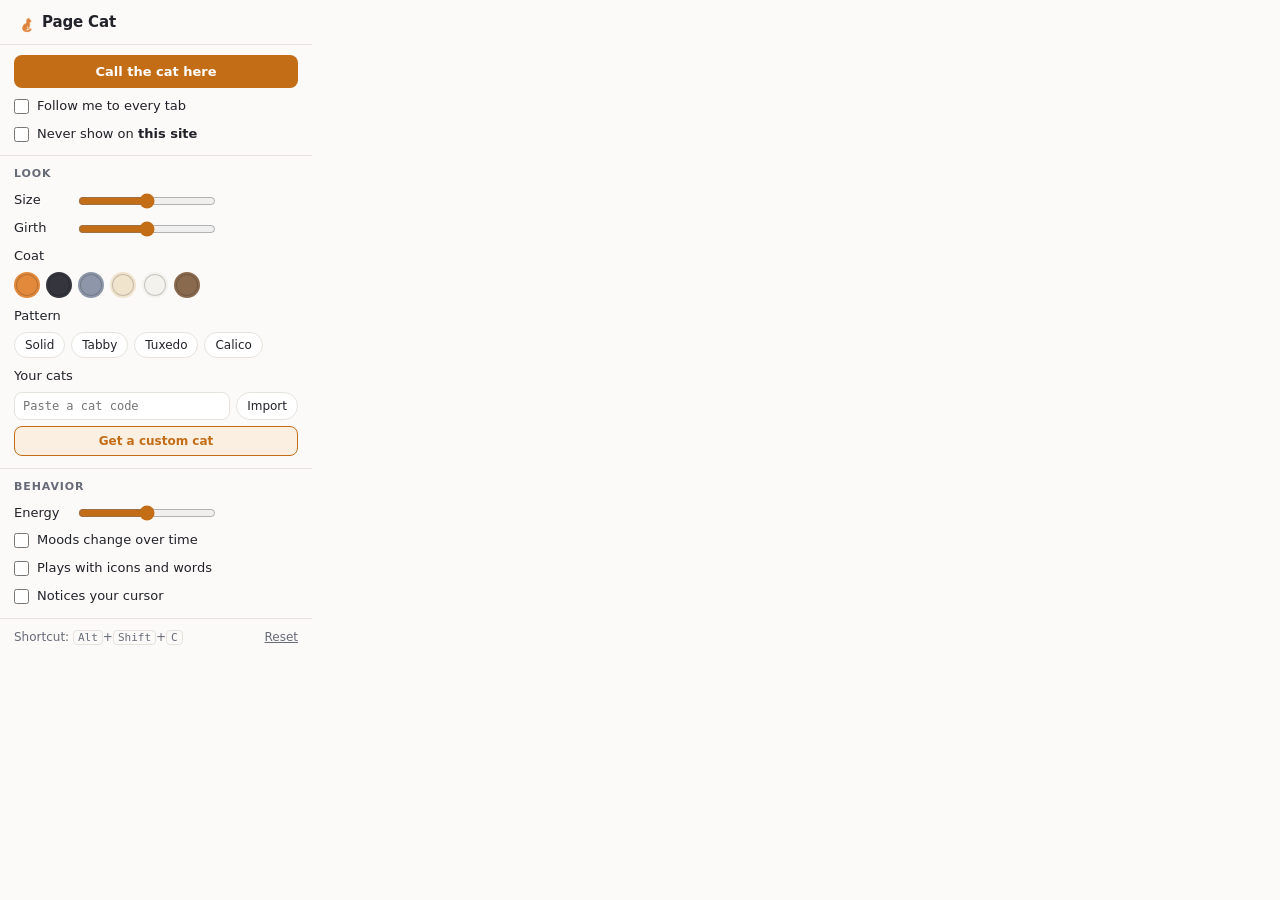
<file: page-cat/popup.html>
<!doctype html>
<html lang="en">
<head>
  <meta charset="utf-8">
  <title>Page Cat</title>
  <link rel="stylesheet" href="popup.css">
</head>
<body>
  <header class="top">
    <img src="icons/icon32.png" alt="" width="20" height="20">
    <h1>Page Cat</h1>
    <span class="mood" id="mood" hidden></span>
  </header>

  <section class="here">
    <button id="summon" class="primary" type="button">Call the cat here</button>
    <p id="note" class="note" hidden></p>
    <label class="switch"><input type="checkbox" id="follow"><span>Follow me to every tab</span></label>
    <label class="switch" id="siteRow" hidden><input type="checkbox" id="site"><span>Never show on <b id="host">this site</b></span></label>
  </section>

  <section>
    <h2>Look</h2>
    <div class="field">
      <label for="size">Size</label>
      <input type="range" id="size" min="20" max="64" step="1">
      <output id="sizeOut" for="size"></output>
    </div>
    <div class="field">
      <label for="girth">Girth</label>
      <input type="range" id="girth" min="0.8" max="1.8" step="0.05">
      <output id="girthOut" for="girth"></output>
    </div>
    <div class="field col">
      <span class="lbl">Coat</span>
      <div class="swatches" id="coats" role="radiogroup" aria-label="Coat color"></div>
    </div>
    <div class="field col">
      <span class="lbl">Pattern</span>
      <div class="chips" id="patterns" role="radiogroup" aria-label="Coat pattern"></div>
      <p class="note" id="calicoNote" hidden>Calico cats are white with orange and black patches, so the coat color doesn't apply.</p>
    </div>
    <div class="field col">
      <span class="lbl">Your cats</span>
      <ul class="mycats" id="myCats" aria-label="Your cats"></ul>
      <form class="addcat" id="addCat">
        <input id="catCode" type="text" placeholder="Paste a cat code" spellcheck="false" autocomplete="off" aria-label="Cat code">
        <button class="chip" type="submit">Import</button>
      </form>
      <p class="note" id="catMsg" role="status" hidden></p>
      <a class="getcat" href="https://small-hours-studio.github.io/page-cat/custom.html" target="_blank" rel="noopener">Get a custom cat</a>
    </div>
  </section>

  <section>
    <h2>Behavior</h2>
    <div class="field">
      <label for="activity" id="activityLbl">Energy</label>
      <input type="range" id="activity" min="0" max="1" step="0.05">
      <output id="activityOut" for="activity"></output>
    </div>
    <label class="switch"><input type="checkbox" id="moodCycle"><span>Moods change over time</span></label>
    <label class="switch"><input type="checkbox" id="pagePlay"><span>Plays with icons and words</span></label>
    <label class="switch"><input type="checkbox" id="cursorPlay"><span>Notices your cursor</span></label>
  </section>

  <footer>
    <span>Shortcut: <kbd>Alt</kbd>+<kbd>Shift</kbd>+<kbd>C</kbd></span>
    <button id="reset" class="link" type="button">Reset</button>
  </footer>
  <script type="module" src="popup.js"></script>
</body>
</html>
</file>
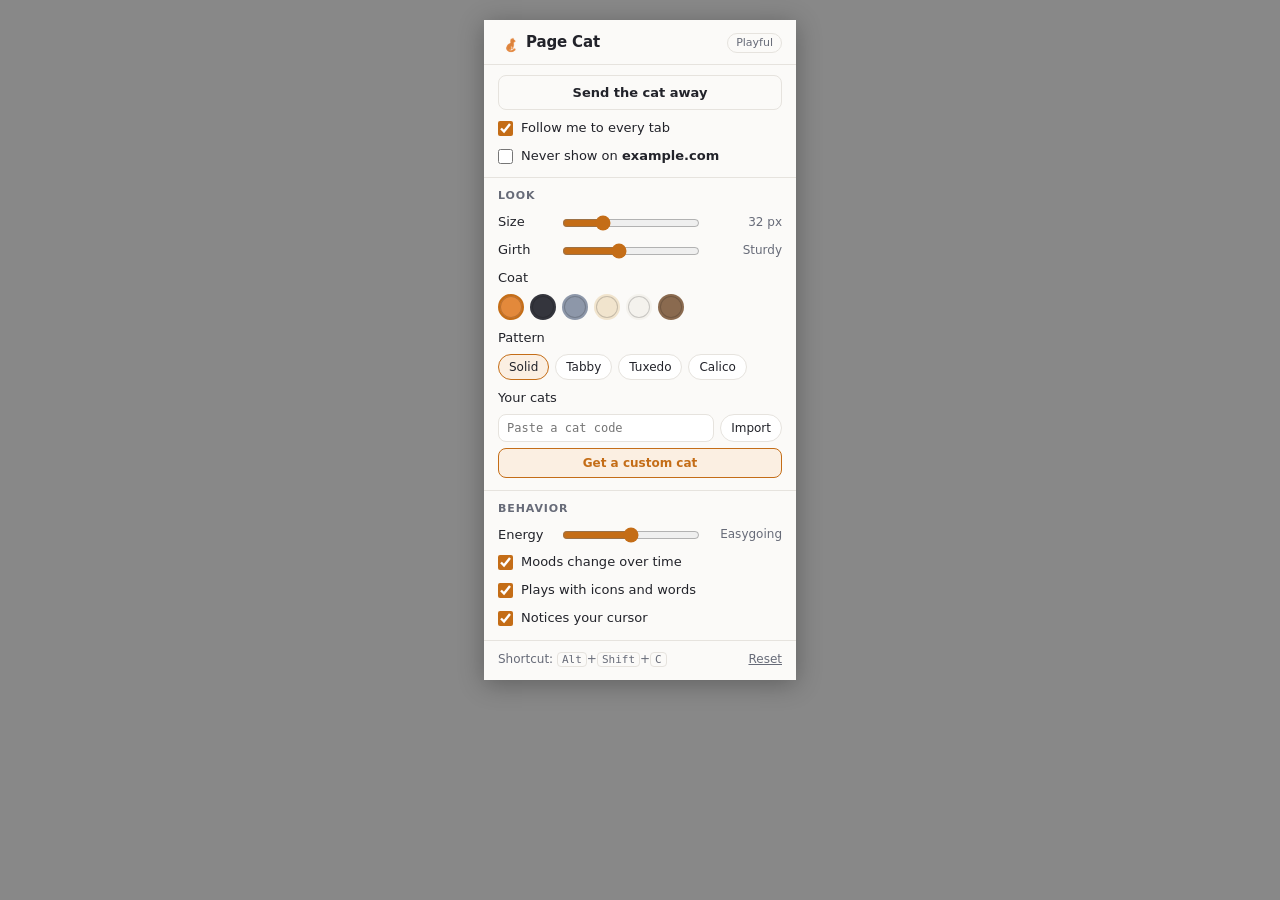
<file: page-cat/test/popup-preview.html>
<!doctype html>
<html lang="en">
<head>
<meta charset="utf-8">
<base href="../">
<title>Popup preview</title>
<link rel="stylesheet" href="popup.css">
<style>html { background: #888; } body { margin: 20px auto; box-shadow: 0 4px 24px rgba(0,0,0,.3); }</style>
</head>
<body>
<script>
  // Stand-ins for the Chrome extension APIs so the popup can be previewed on a normal page.
  const store = { pagecat: { size: 32, girth: 1.2, activity: 0.5, coat: 'ginger', pattern: 'tabby', moodCycle: true, pagePlay: true, cursorPlay: true }, pagecatAlways: true, pagecatBlocked: [] };
  window.chrome = {
    runtime: { id: 'preview' },
    storage: { sync: { async get(k) { const o = {}; [].concat(k).forEach(x => o[x] = store[x]); return o; }, async set(o) { Object.assign(store, o); } }, onChanged: { addListener() {} } },
    permissions: { async contains() { return true; }, async request() { return true; }, async remove() { return true; } },
    tabs: { async query() { return [{ id: 1, url: 'https://example.com/article' }]; }, async sendMessage() { return { visible: true, mood: 'playful' }; } },
    scripting: { async executeScript() {}, async getRegisteredContentScripts() { return []; }, async registerContentScripts() {}, async unregisterContentScripts() {} },
  };
</script>
<script type="module">
  const html = await (await fetch('popup.html')).text();
  const doc = new DOMParser().parseFromString(html, 'text/html');
  doc.querySelectorAll('script').forEach(s => s.remove());
  document.body.innerHTML = doc.body.innerHTML;
  await import('./popup.js');
</script>
</body>
</html>
</file>
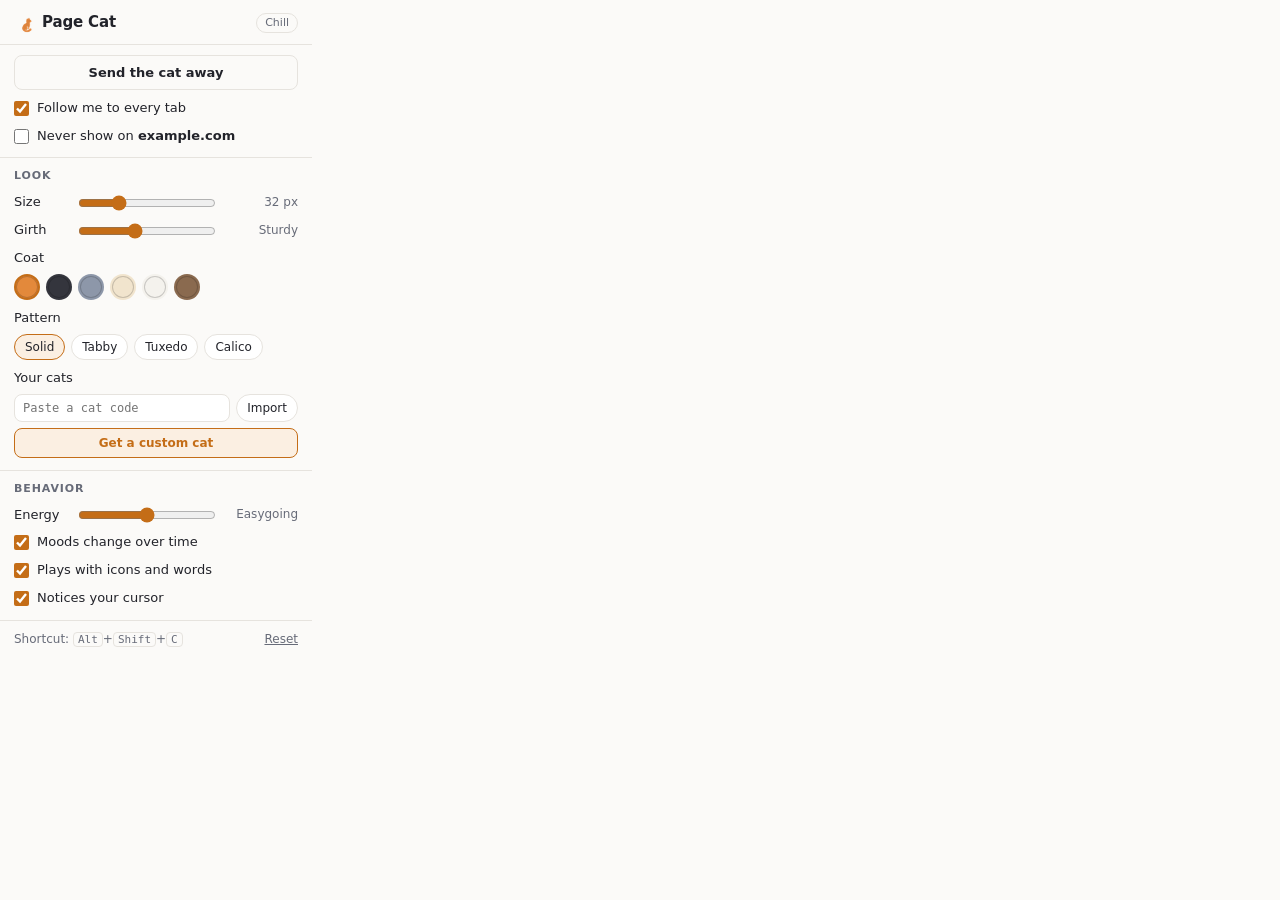
<file: page-cat/test/popup-test.html>
<!doctype html>
<html lang="en">
<head>
<meta charset="utf-8">
<title>Popup test</title>
<link rel="stylesheet" href="../popup.css">
</head>
<body>
<!-- Test-only: runs the real popup with stand-in chrome.* APIs (serve with tools/dev_server.py).
     ?code=PC1... imports that code, renames the cat, then tries a broken code, and prints what happened. -->
<script>
  const store = {};
  window.chrome = {
    storage: { sync: {
      get: async keys => keys == null ? structuredClone(store) : Object.fromEntries([].concat(keys).filter(k => k in store).map(k => [k, structuredClone(store[k])])),
      set: async obj => { Object.assign(store, structuredClone(obj)); },
      remove: async keys => { for (const k of [].concat(keys)) delete store[k]; },
    } },
    tabs: { query: async () => [{ id: 1, url: 'https://example.com/' }], sendMessage: async () => ({ visible: true, mood: 'chill' }) },
    runtime: { sendMessage: async () => ({ visible: true }) },
  };
  window.__store = store;
</script>
<script type="module">
  const html = await (await fetch('../popup.html')).text();
  const body = new DOMParser().parseFromString(html, 'text/html').body;
  body.querySelectorAll('script').forEach(s => s.remove());
  body.querySelectorAll('img[src^="icons/"]').forEach(i => i.setAttribute('src', '../' + i.getAttribute('src')));
  document.body.prepend(...body.childNodes);
  // ?demo shows the menu with three imported cats, for store screenshots.
  if (new URLSearchParams(location.search).has('demo')) {
    const cats = [];
    for (const n of ['boba', 'moe', 'linda']) cats.push({ id: n, name: n[0].toUpperCase() + n.slice(1), spec: await (await fetch('../orders/' + n + '.json')).json(), size: 40, girth: 1.2 });
    store.pagecatCats = cats;
    store.pagecat = { size: 40, girth: 1.2, activity: 0.7, coat: 'ginger', pattern: 'cat:moe', moodCycle: true, pagePlay: true, cursorPlay: true, follow: true };
  }
  await import('../popup.js');
  const q = new URLSearchParams(location.search), code = q.get('code');
  if (code) {
    const $ = id => document.getElementById(id), log = [];
    const wait = ms => new Promise(r => setTimeout(r, ms));
    const submit = async text => { $('catCode').value = text; $('addCat').requestSubmit(); await wait(400); return $('catMsg').textContent; };
    await wait(300);
    log.push('import: ' + await submit(code));
    log.push('again: ' + await submit(code));
    log.push('broken: ' + await submit(code.slice(0, -3) + 'AAA'));
    log.push('junk: ' + await submit('hello'));
    const row = document.querySelector('.mycat');
    row.querySelector('.link').click();
    const input = row.querySelector('input');
    input.value = 'Boba Fett';
    input.dispatchEvent(new KeyboardEvent('keydown', { key: 'Enter' }));
    await wait(300);
    log.push('chip after rename: ' + document.querySelector('.mycat .chip').textContent);
    log.push('note: ' + $('calicoNote').textContent);
    await wait(400);
    // Give Boba her own size, switch away and back: her size should come back.
    const size = $('size'); size.value = 50; size.dispatchEvent(new Event('input'));
    document.querySelector('#patterns [data-v="tabby"]').click(); size.value = 30; size.dispatchEvent(new Event('input'));
    document.querySelector('.mycat .chip').click(); await wait(600);
    log.push('size back on Boba: ' + $('size').value + ' (want 50)');
    log.push('stored cats: ' + JSON.stringify(window.__store.pagecatCats.map(c => [c.id, c.name, c.size, c.girth])));
    log.push('stored pattern: ' + window.__store.pagecat.pattern);
    log.push('design stored separately: ' + Object.keys(window.__store).filter(k => k.startsWith('pagecatCat:')).length + ' (want 1), inline in list: ' + window.__store.pagecatCats.some(c => c.spec));
    const out = document.createElement('pre'); out.id = 'result'; out.textContent = 'POPUPTEST\n' + log.join('\n');
    document.body.append(out);
  }
</script>
</body>
</html>
</file>
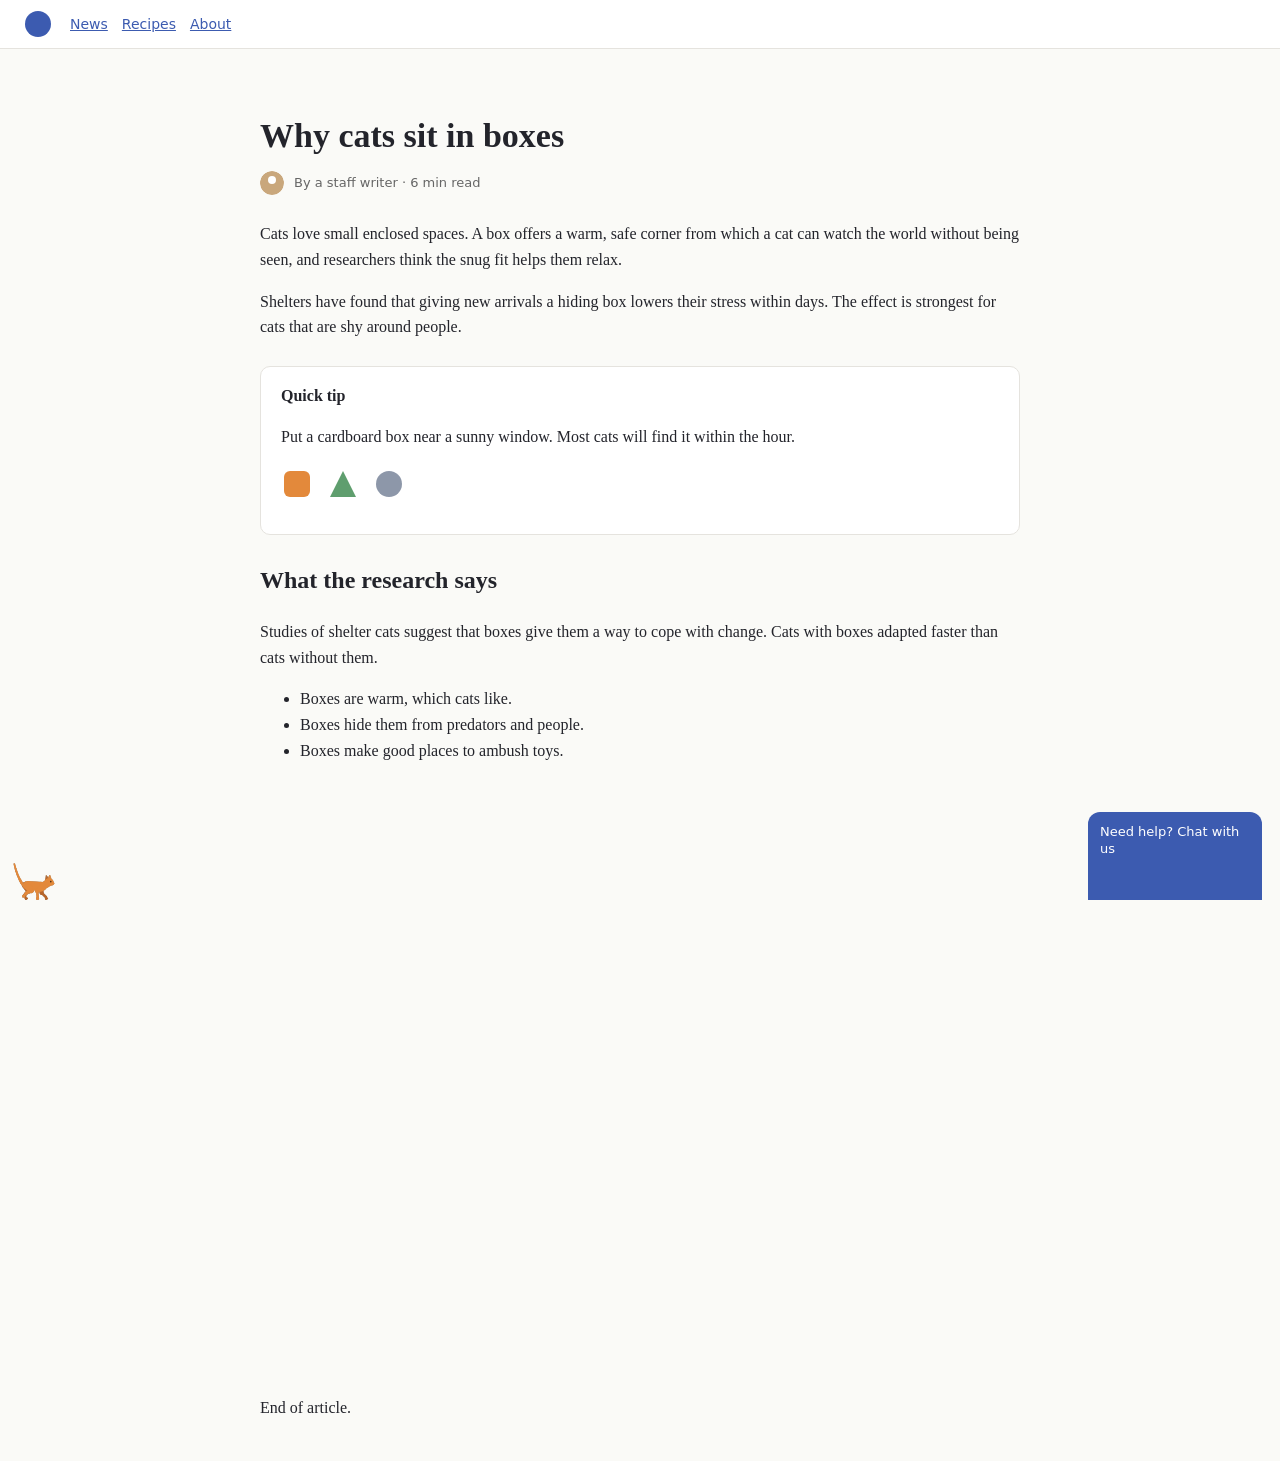
<file: page-cat/test/test-page.html>
<!doctype html>
<html lang="en">
<head>
<meta charset="utf-8">
<meta name="viewport" content="width=device-width, initial-scale=1">
<title>Page Cat test page</title>
<style>
  body { margin: 0; font: 16px/1.6 Georgia, serif; color: #23242b; background: #fafaf7; }
  header { position: sticky; top: 0; background: #fff; border-bottom: 1px solid #e5e3de; padding: 10px 24px; display: flex; gap: 18px; align-items: center; z-index: 5; }
  header img { width: 28px; height: 28px; }
  nav a { color: #3c5bb0; margin-right: 14px; font-family: system-ui, sans-serif; font-size: 14px; }
  main { max-width: 760px; margin: 0 auto; padding: 24px; }
  h1 { font-size: 34px; margin: 36px 0 8px; }
  .meta { display: flex; gap: 10px; align-items: center; font-family: system-ui, sans-serif; font-size: 13px; color: #666; margin-bottom: 26px; }
  .meta img { width: 24px; height: 24px; border-radius: 50%; }
  .card { background: #fff; border: 1px solid #e5e3de; border-radius: 10px; padding: 16px 20px; margin: 26px 0; }
  .icons { display: flex; gap: 14px; margin: 18px 0; }
  .icons img { width: 32px; height: 32px; }
  .help { position: fixed; right: 18px; bottom: 0; width: 150px; height: 64px; background: #3c5bb0; color: #fff; border-radius: 12px 12px 0 0; font: 13px/1.3 system-ui, sans-serif; padding: 12px; }
  .spacer { height: 600px; }
</style>
</head>
<body>
<header>
  <img alt="logo" src="data:image/svg+xml,%3Csvg xmlns='http://www.w3.org/2000/svg' viewBox='0 0 28 28'%3E%3Ccircle cx='14' cy='14' r='13' fill='%233c5bb0'/%3E%3C/svg%3E">
  <nav><a href="#">News</a><a href="#">Recipes</a><a href="#">About</a></nav>
</header>
<main>
  <h1>Why cats sit in boxes</h1>
  <div class="meta">
    <img alt="" src="data:image/svg+xml,%3Csvg xmlns='http://www.w3.org/2000/svg' viewBox='0 0 24 24'%3E%3Ccircle cx='12' cy='12' r='12' fill='%23c9a77c'/%3E%3Ccircle cx='12' cy='9' r='4' fill='%23fff'/%3E%3C/svg%3E">
    <span>By a staff writer · 6 min read</span>
  </div>
  <p>Cats love small enclosed spaces. A box offers a warm, safe corner from which a cat can watch the world without being seen, and researchers think the snug fit helps them relax.</p>
  <p>Shelters have found that giving new arrivals a hiding box lowers their stress within days. The effect is strongest for cats that are shy around people.</p>
  <div class="card">
    <strong>Quick tip</strong>
    <p>Put a cardboard box near a sunny window. Most cats will find it within the hour.</p>
    <div class="icons">
      <img alt="" src="data:image/svg+xml,%3Csvg xmlns='http://www.w3.org/2000/svg' viewBox='0 0 32 32'%3E%3Crect x='3' y='3' width='26' height='26' rx='6' fill='%23e3893b'/%3E%3C/svg%3E">
      <img alt="" src="data:image/svg+xml,%3Csvg xmlns='http://www.w3.org/2000/svg' viewBox='0 0 32 32'%3E%3Cpolygon points='16,3 29,29 3,29' fill='%235f9e6e'/%3E%3C/svg%3E">
      <img alt="" src="data:image/svg+xml,%3Csvg xmlns='http://www.w3.org/2000/svg' viewBox='0 0 32 32'%3E%3Ccircle cx='16' cy='16' r='13' fill='%238d97a9'/%3E%3C/svg%3E">
    </div>
  </div>
  <h2>What the research says</h2>
  <p>Studies of shelter cats suggest that boxes give them a way to cope with change. Cats with boxes adapted faster than cats without them.</p>
  <ul>
    <li>Boxes are warm, which cats like.</li>
    <li>Boxes hide them from predators and people.</li>
    <li>Boxes make good places to ambush toys.</li>
  </ul>
  <div class="spacer"></div>
  <p>End of article.</p>
</main>
<div class="help">Need help? Chat with us</div>
<script src="../content/cat.js"></script>
<script>
  // Test-only: stage a scene for store screenshots, e.g. ?scene=perch&size=48&pattern=tabby
  (() => {
    const q = new URLSearchParams(location.search), d = window.__pageCat, scene = q.get('scene');
    if (!d || !scene) return;
    const opts = { moodCycle: false };
    for (const k of ['size', 'girth', 'activity']) if (q.has(k)) opts[k] = +q.get(k);
    for (const k of ['coat', 'pattern']) if (q.has(k)) opts[k] = q.get(k);
    // ?spec=<cat spec JSON> previews a custom cat before it is signed into a code.
    if (q.has('spec')) { d.setCats([{ id: 'preview', spec: JSON.parse(q.get('spec')) }]); opts.pattern = 'cat:preview'; }
    d.applySettings({ ...d.settings, ...opts });
    if (q.has('scroll')) { window.scrollTo(0, +q.get('scroll')); d.scan(); }
    const step = sec => { for (let i = 0; i < sec * 60; i++) d.step(1 / 60); };
    const firstP = document.querySelector('main > p');
    if (scene === 'perch') { d.placeOn(document.querySelector('h1'), 0.62, 'sit'); d.cat.f = d.cat.fa = -1; step(2.5); }
    if (scene === 'walk') { d.placeOn(null, 0.1, 'idle', 0.01); d.cat.f = d.cat.fa = 1; d.cat.tx = innerWidth * 0.9; d.setState('walk'); step(+q.get('t') || 1.2); }
    if (scene === 'floorstat') {
      // Five simulated minutes: share of time spent on the window bottom, and number of jumps.
      let onFloor = 0, jumps = 0, last = '';
      const total = 60 * 300;
      for (let i = 0; i < total; i++) {
        d.step(1 / 60);
        if (i % 60 === 0) d.scan();
        if (d.cat.plat && d.cat.plat.floor && d.cat.state !== 'air') onFloor++;
        if (d.cat.state === 'air' && last !== 'air') jumps++;
        last = d.cat.state;
      }
      const out = document.createElement('pre'); out.id = 'floorstat';
      out.textContent = `FLOORSTAT floor=${(onFloor / total * 100).toFixed(0)}% jumps=${jumps}`;
      document.body.appendChild(out);
    }
    if (scene === 'scrollstat') {
      // Scroll down the article and back up over a simulated minute; count hops and where the cat is.
      let onBox = 0, onFloor = 0, hops = 0, last = '';
      const total = 60 * 60;
      for (let i = 0; i < total; i++) {
        if (i % 20 === 0) { window.scrollBy(0, i < total / 2 ? 24 : -24); window.dispatchEvent(new Event('scroll')); }
        if (i % 30 === 0) d.scan();
        d.step(1 / 60);
        if (d.cat.state !== 'air') { if (d.cat.plat.floor) onFloor++; else onBox++; }
        if (d.cat.state === 'air' && last !== 'air') hops++;
        last = d.cat.state;
      }
      const out = document.createElement('pre'); out.id = 'scrollstat';
      out.textContent = `SCROLLSTAT box=${(onBox / total * 100).toFixed(0)}% floor=${(onFloor / total * 100).toFixed(0)}% hops=${hops}`;
      document.body.appendChild(out);
    }
    if (scene === 'portrait') {
      // Just the cat on a transparent background, for artwork: ?scene=portrait&pose=sit|walk|sleep|loaf
      for (const el of document.querySelectorAll('header, main, .help')) el.remove();
      document.documentElement.style.background = document.body.style.background = 'transparent';
      const ground = document.createElement('div');
      // near the top, like a heading: low in the window the cat looks up and stretches its neck
      ground.style.cssText = 'position:fixed;left:0;right:0;top:260px;height:60px';
      document.body.appendChild(ground);
      const pose = q.get('pose') || 'sit';
      d.placeOn(ground, pose === 'walk' ? 0.25 : 0.5, pose === 'walk' ? 'idle' : pose, pose === 'walk' ? 0.01 : 99);
      d.cat.f = d.cat.fa = q.get('face') === 'left' ? -1 : 1;
      if (pose === 'walk') { d.cat.tx = innerWidth * 0.95; d.setState('walk'); }
      step(pose === 'walk' ? 1.3 : 2.5);
      d.clearParticles();
    }
    if (scene === 'playstat') {
      // Five simulated minutes: how often the cat scratches and goes after things on the page.
      const n = { scratch: 0, wallscratch: 0, swat: 0, bat: 0 }, tm = {};
      let last = '';
      for (let i = 0; i < 60 * 300; i++) {
        if (i % 60 === 0) d.scan();
        d.step(1 / 60);
        const st = d.cat.state;
        if (st !== last && st in n) n[st]++;
        tm[st] = (tm[st] || 0) + 1;
        last = st;
      }
      const out = document.createElement('pre'); out.id = 'playstat';
      out.textContent = 'PLAYSTAT ' + Object.entries(n).map(([k, v]) => k + '=' + v).join(' ') + ' | ' + Object.entries(tm).sort((x, y) => y[1] - x[1]).map(([k, v]) => k + ':' + Math.round(v / 180) + '%').join(' ');
      document.body.appendChild(out);
    }
    if (scene === 'hold') {
      // Pick the cat up, drag it right, hold still, then let go over the tip card. Frame by t.
      const t = +q.get('t') || 1;
      let x = 300, y = 200;
      d.placeOn(document.querySelector('h1'), 0.3, 'sit');
      step(0.5);
      const r = d.cat.rig; d.hold(r.head.x - 0.1 * 96, r.head.y);
      x = r.head.x; y = r.head.y;
      let time = 0;
      const dt = 1 / 60;
      while (time < t) {
        if (time < 0.6) { x += 5; y += 1.5; d.moveTo(x, y); }          // drag right and down
        if (time >= 1.6 && d.cat.state === 'held') d.release();          // let go
        d.step(dt); time += dt;
      }
      // ?hand draws a grabbing hand where the cat is held (screenshots can't capture the cursor).
      if (q.has('hand') && d.cat.held) {
        const h = document.createElement('div');
        h.textContent = '✊';
        h.style.cssText = `position:fixed;z-index:2147483647;font-size:${+q.get('size') * 0.5}px;line-height:1;left:${d.cat.held.x - d.cat.fa * 0.1 * +q.get('size')}px;top:${d.cat.held.y}px;transform:translate(-50%,-12%)`;
        document.documentElement.appendChild(h);
      }
    }
    if (scene === 'nap') { d.placeOn(document.querySelector(q.get('where') || '.card'), +(q.get('at') || 0.7), 'sleep'); step(4); }
    if (scene === 'play') {
      d.placeOn(firstP, 0.15, 'idle', 0.05);
      d.cat.preyCool = 0;
      const word = d.items.find(i => i.kind === 'word' && i.plat.el === firstP) || d.items.find(i => i.kind === 'word');
      if (word) d.goGrab(word);
      // Stop just after the swipe, with the word popping out of the paragraph.
      const until = +q.get('t') || 0.35;
      for (let i = 0; i < 60 * 12; i++) {
        d.step(1 / 60);
        if (d.prey && d.prey.life > until) break;
      }
    }
    d.render(); d.pause();
  })();
</script>
</body>
</html>
</file>
<file: docs/site.css>
:root {
  --bg: #fbf6ee; --fg: #2a221c; --muted: #76685c; --card: #fffdf9; --line: #ecdfcd;
  --accent: #c46d17; --accent-ink: #fff; --soft: #f5e8d6; --stage: #f6eee2; --err: #b8402a;
}
@media (prefers-color-scheme: dark) {
  :root { --bg: #1b1916; --fg: #ece6de; --muted: #a59a8e; --card: #24211d; --line: #37312a; --accent: #eb9a43; --accent-ink: #1a1206; --soft: #2c2620; --stage: #efe6d8; --err: #f08a74; }
}
* { box-sizing: border-box; }
body { margin: 0; background: var(--bg); color: var(--fg); font: 17px/1.6 system-ui, "Segoe UI", sans-serif; }
a { color: var(--accent); }
main { max-width: 760px; margin: 0 auto; padding: 28px 16px 64px; }
.top { display: inline-flex; align-items: center; gap: 10px; font-weight: 650; text-decoration: none; color: var(--fg); }
.top img { width: 32px; height: 32px; }
h1 { font-size: clamp(28px, 6vw, 38px); line-height: 1.15; margin: 32px 0 8px; letter-spacing: -0.02em; }
h2 { font-size: 20px; margin: 36px 0 10px; }
.lede { font-size: 18px; color: var(--muted); margin: 0 0 22px; }
.small { font-size: 14px; color: var(--muted); }
.card { background: var(--card); border: 1px solid var(--line); border-radius: 12px; padding: 16px; margin: 12px 0; }
.btn { display: inline-block; font: 650 16px/1 system-ui, "Segoe UI", sans-serif; background: var(--accent); color: var(--accent-ink); border: 0; border-radius: 10px; padding: 13px 20px; cursor: pointer; text-decoration: none; }
.btn[disabled] { opacity: .55; cursor: default; }
.btn.quiet { background: transparent; color: var(--fg); border: 1px solid var(--line); }
input[type=text], input[type=email], textarea { width: 100%; font: 16px/1.4 system-ui, "Segoe UI", sans-serif; color: var(--fg); background: var(--bg); border: 1px solid var(--line); border-radius: 8px; padding: 10px 12px; }
textarea { min-height: 80px; resize: vertical; }
label.field { display: block; margin: 10px 0 4px; font-weight: 600; font-size: 15px; }
.err { color: var(--err); }
.chips { display: flex; gap: 10px; flex-wrap: wrap; }
.chip { flex: 1; min-width: 120px; text-align: center; background: var(--card); border: 1px solid var(--line); border-radius: 12px; padding: 12px; cursor: pointer; }
.chip b { display: block; font-size: 24px; }
.chip span { color: var(--muted); font-size: 14px; }
.chip[aria-checked="true"] { border-color: var(--accent); background: var(--soft); }
button:focus-visible, input:focus-visible, textarea:focus-visible, .chip:focus-visible { outline: 2px solid var(--accent); outline-offset: 2px; }
.code { font: 13px/1.5 ui-monospace, Consolas, monospace; word-break: break-all; background: var(--soft); border-radius: 8px; padding: 12px; }
footer { margin-top: 48px; font-size: 14px; color: var(--muted); }
</file>
<file: page-cat/popup.css>
:root {
  --bg: #fbfaf8;
  --fg: #22232a;
  --muted: #676b78;
  --line: #e6e3de;
  --card: #ffffff;
  --accent: #c46d17;
  --accent-soft: #fbefe2;
  --accent-ink: #ffffff;
  color-scheme: light;
}
@media (prefers-color-scheme: dark) {
  :root {
    --bg: #17181d; --fg: #ebebf0; --muted: #9a9eab; --line: #2c2f38; --card: #1f2128;
    --accent: #eb9a43; --accent-soft: #33261a; --accent-ink: #1a1206;
    color-scheme: dark;
  }
}
* { box-sizing: border-box; }
body {
  margin: 0; width: 312px; background: var(--bg); color: var(--fg);
  font: 13px/1.45 system-ui, "Segoe UI", sans-serif;
}
.top { display: flex; align-items: center; gap: 8px; padding: 12px 14px 10px; }
.top h1 { font-size: 15px; font-weight: 650; margin: 0; letter-spacing: -0.01em; }
.mood { margin-left: auto; font-size: 11px; color: var(--muted); border: 1px solid var(--line); border-radius: 999px; padding: 1px 8px; }
section { padding: 10px 14px 12px; border-top: 1px solid var(--line); display: flex; flex-direction: column; gap: 9px; }
h2 { margin: 0; font-size: 11px; font-weight: 600; letter-spacing: .08em; text-transform: uppercase; color: var(--muted); }
.primary {
  font: 600 13px/1 system-ui, "Segoe UI", sans-serif; color: var(--accent-ink); background: var(--accent);
  border: 0; border-radius: 8px; padding: 10px 12px; cursor: pointer;
}
.primary:hover { filter: brightness(1.05); }
.primary[disabled] { opacity: .5; cursor: default; }
.primary.away { background: transparent; color: var(--fg); border: 1px solid var(--line); }
.note { margin: 0; color: var(--muted); font-size: 12px; }
.field { display: grid; grid-template-columns: 56px 1fr 74px; align-items: center; gap: 8px; }
.field.col { grid-template-columns: 1fr; gap: 6px; }
.field label, .lbl { color: var(--fg); }
output { font-variant-numeric: tabular-nums; color: var(--muted); font-size: 12px; text-align: right; }
input[type="range"] { width: 100%; accent-color: var(--accent); margin: 0; }
.switch { display: flex; align-items: center; gap: 8px; cursor: pointer; }
.switch.sub { padding-left: 22px; color: var(--muted); }
.switch input { accent-color: var(--accent); width: 15px; height: 15px; margin: 0; }
.swatches, .chips { display: flex; flex-wrap: wrap; gap: 6px; }
.swatch {
  width: 26px; height: 26px; border-radius: 50%; border: 2px solid transparent; padding: 0; cursor: pointer;
  background: var(--c); box-shadow: inset 0 0 0 1px rgba(0,0,0,.18);
}
.swatch[aria-checked="true"] { border-color: var(--accent); }
.chip {
  font: 12px/1 system-ui, "Segoe UI", sans-serif; color: var(--fg); background: var(--card);
  border: 1px solid var(--line); border-radius: 999px; padding: 6px 10px; cursor: pointer;
}
.chip[aria-checked="true"] { border-color: var(--accent); background: var(--accent-soft); }
.mycats { list-style: none; margin: 0; padding: 0; display: flex; flex-direction: column; gap: 6px; }
.mycats:empty { display: none; }
.mycat { display: flex; align-items: center; gap: 8px; }
.mycat .chip { flex: 1; text-align: left; overflow: hidden; text-overflow: ellipsis; white-space: nowrap; }
.mycat input { flex: 1; min-width: 0; font: 12px/1 system-ui, "Segoe UI", sans-serif; color: var(--fg); background: var(--card); border: 1px solid var(--accent); border-radius: 999px; padding: 5px 10px; }
.mycat .link { font-size: 12px; }
.addcat { display: flex; gap: 6px; }
.addcat input { flex: 1; min-width: 0; font: 12px/1 ui-monospace, Consolas, monospace; color: var(--fg); background: var(--card); border: 1px solid var(--line); border-radius: 8px; padding: 6px 8px; }
.note.err { color: #c2412d; }
.getcat { display: block; text-align: center; font: 600 12px/1 system-ui, "Segoe UI", sans-serif; color: var(--accent); background: var(--accent-soft); border: 1px solid var(--accent); border-radius: 8px; padding: 8px 10px; text-decoration: none; }
.getcat:hover { filter: brightness(1.04); }
@media (prefers-color-scheme: dark) { .note.err { color: #f08a74; } }
button:focus-visible, input:focus-visible, a:focus-visible { outline: 2px solid var(--accent); outline-offset: 2px; }
footer { display: flex; align-items: center; justify-content: space-between; padding: 10px 14px 12px; border-top: 1px solid var(--line); color: var(--muted); font-size: 12px; }
kbd { font: 11px ui-monospace, Consolas, monospace; border: 1px solid var(--line); border-radius: 4px; padding: 0 4px; }
.link { background: none; border: 0; color: var(--muted); text-decoration: underline; cursor: pointer; font: inherit; padding: 0; }
</file>
